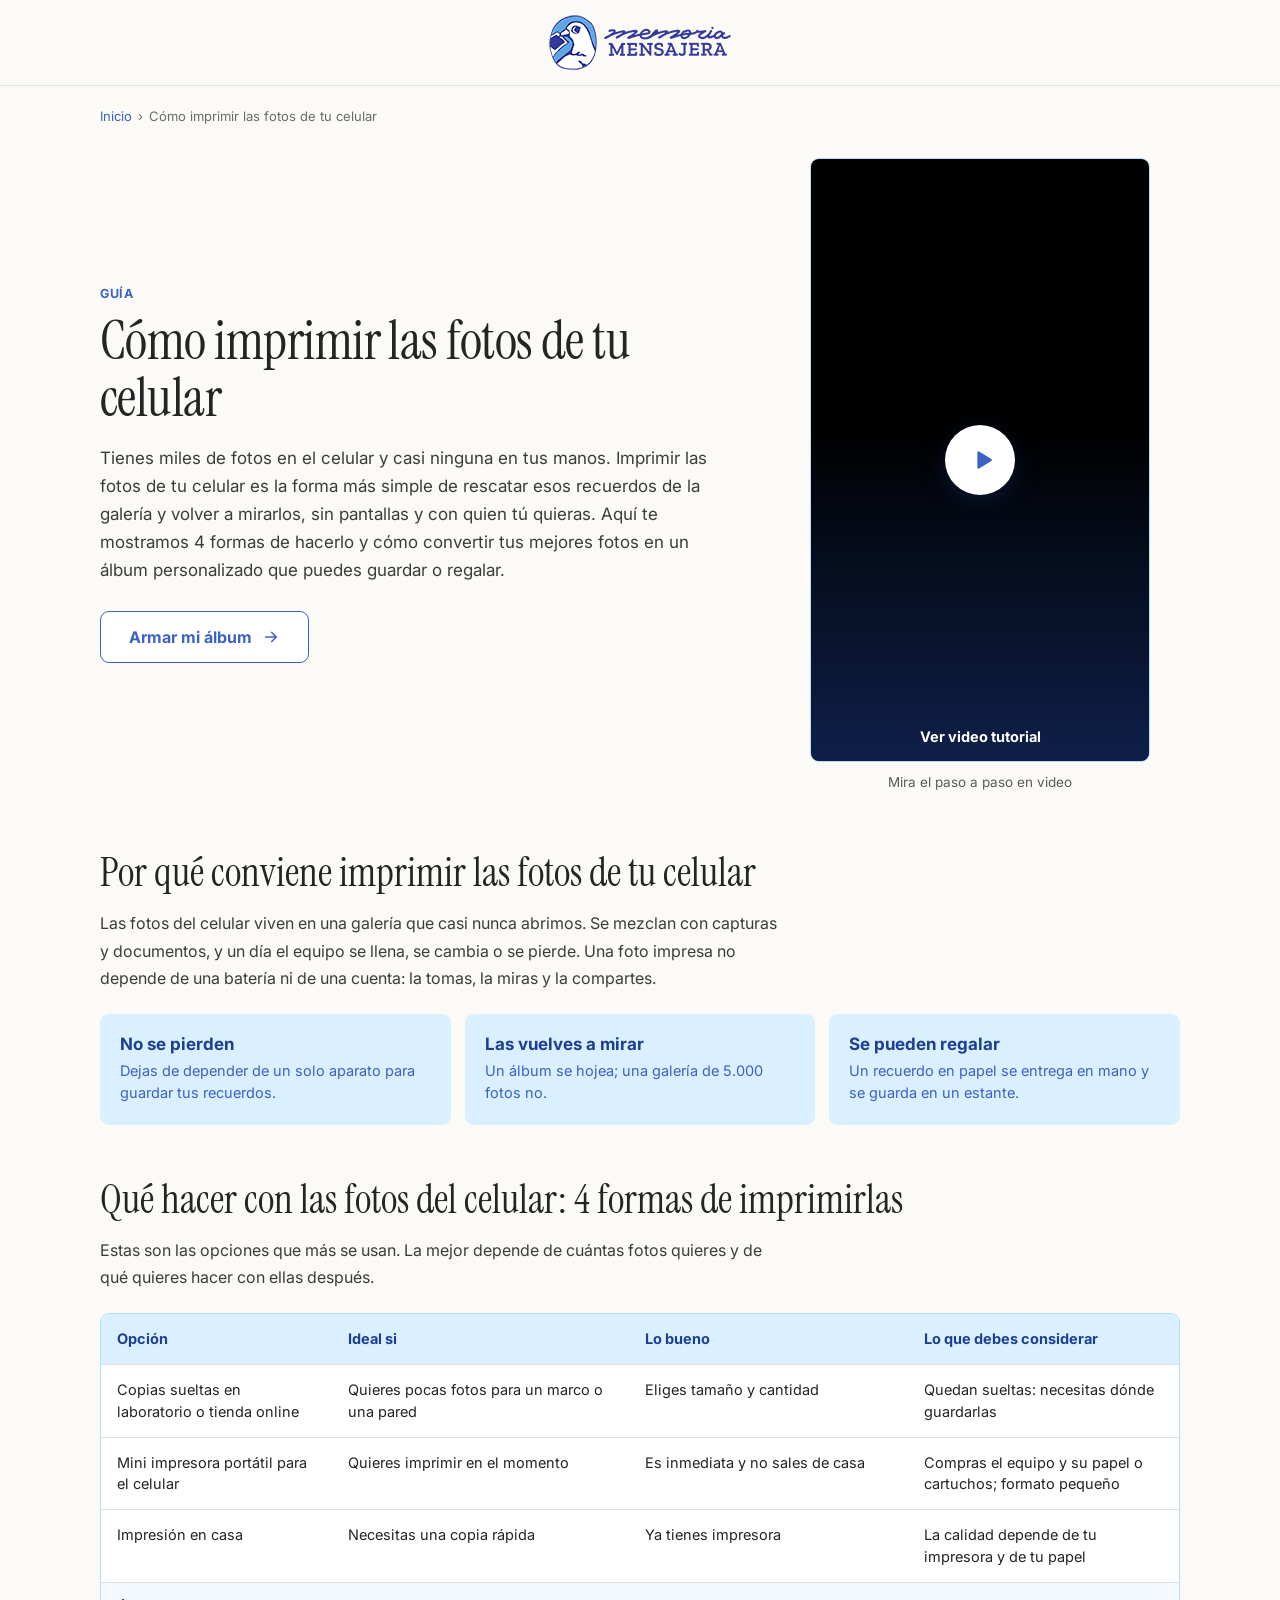
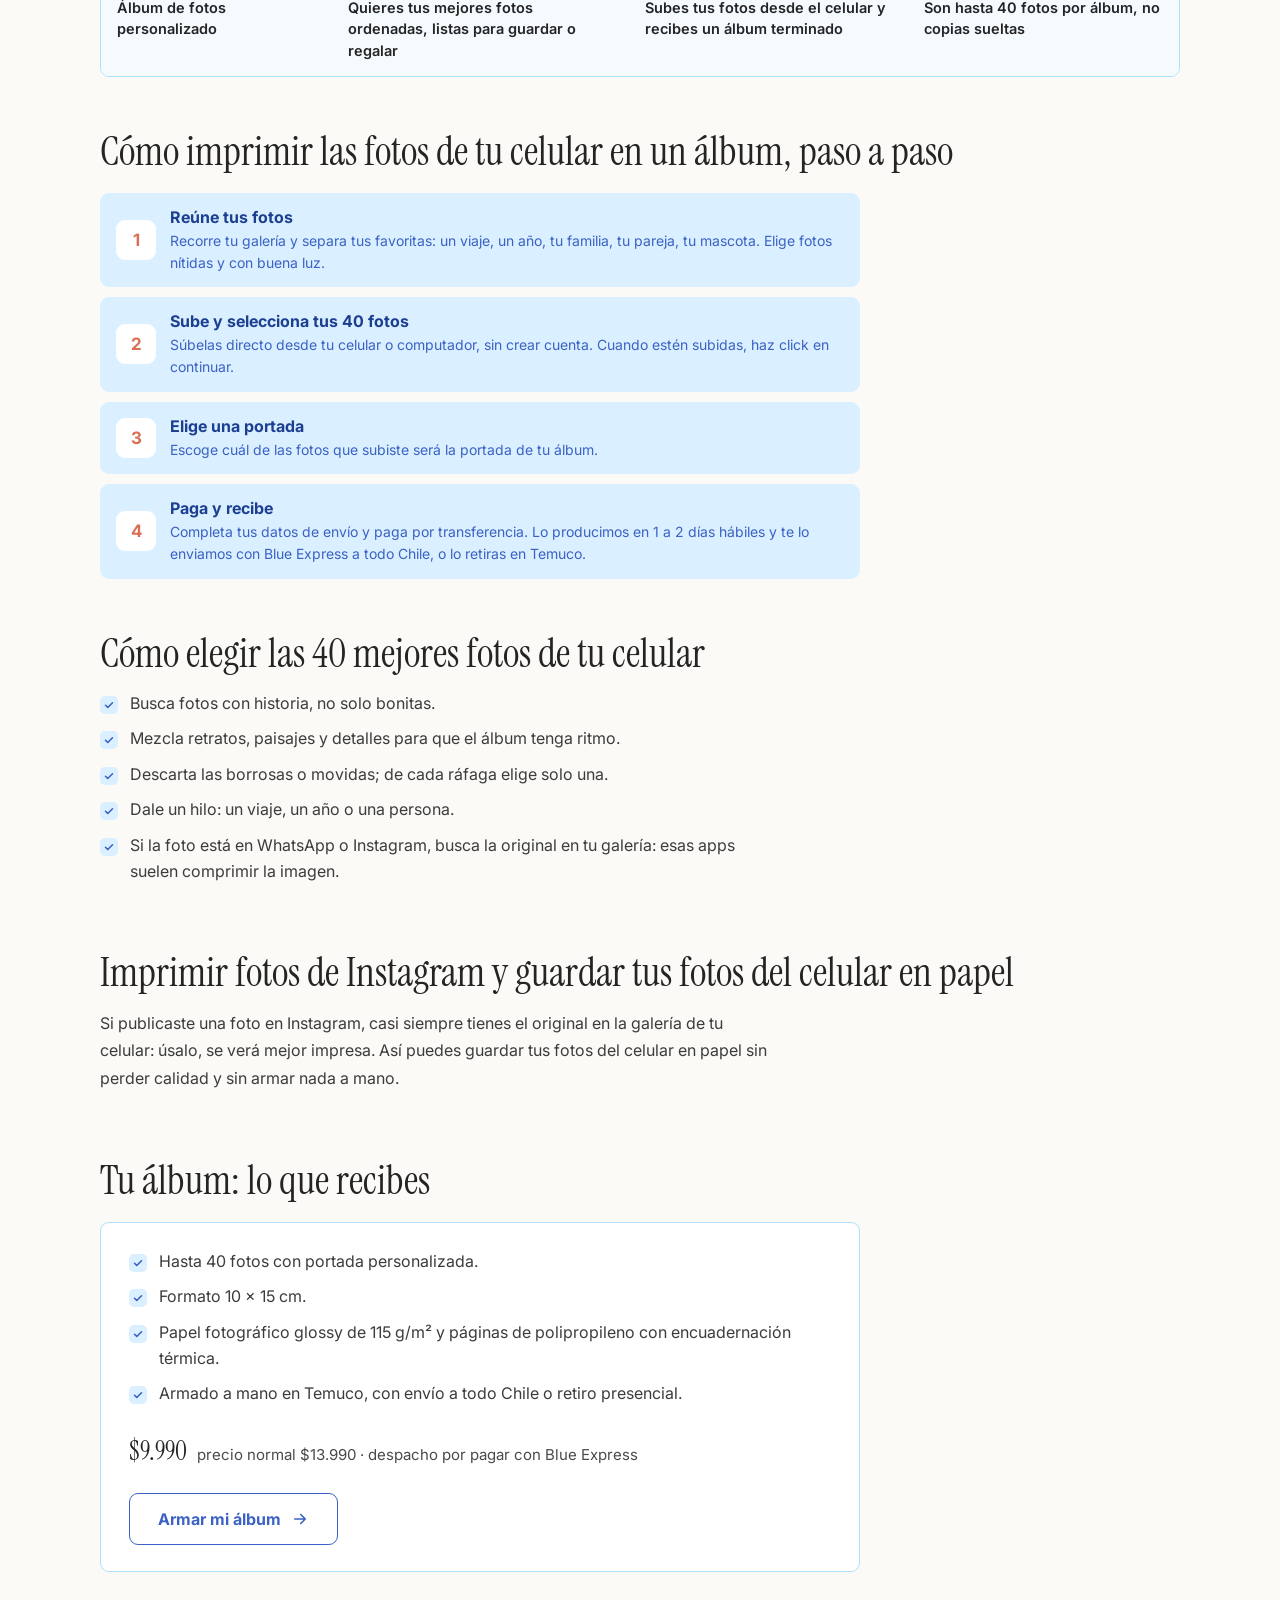
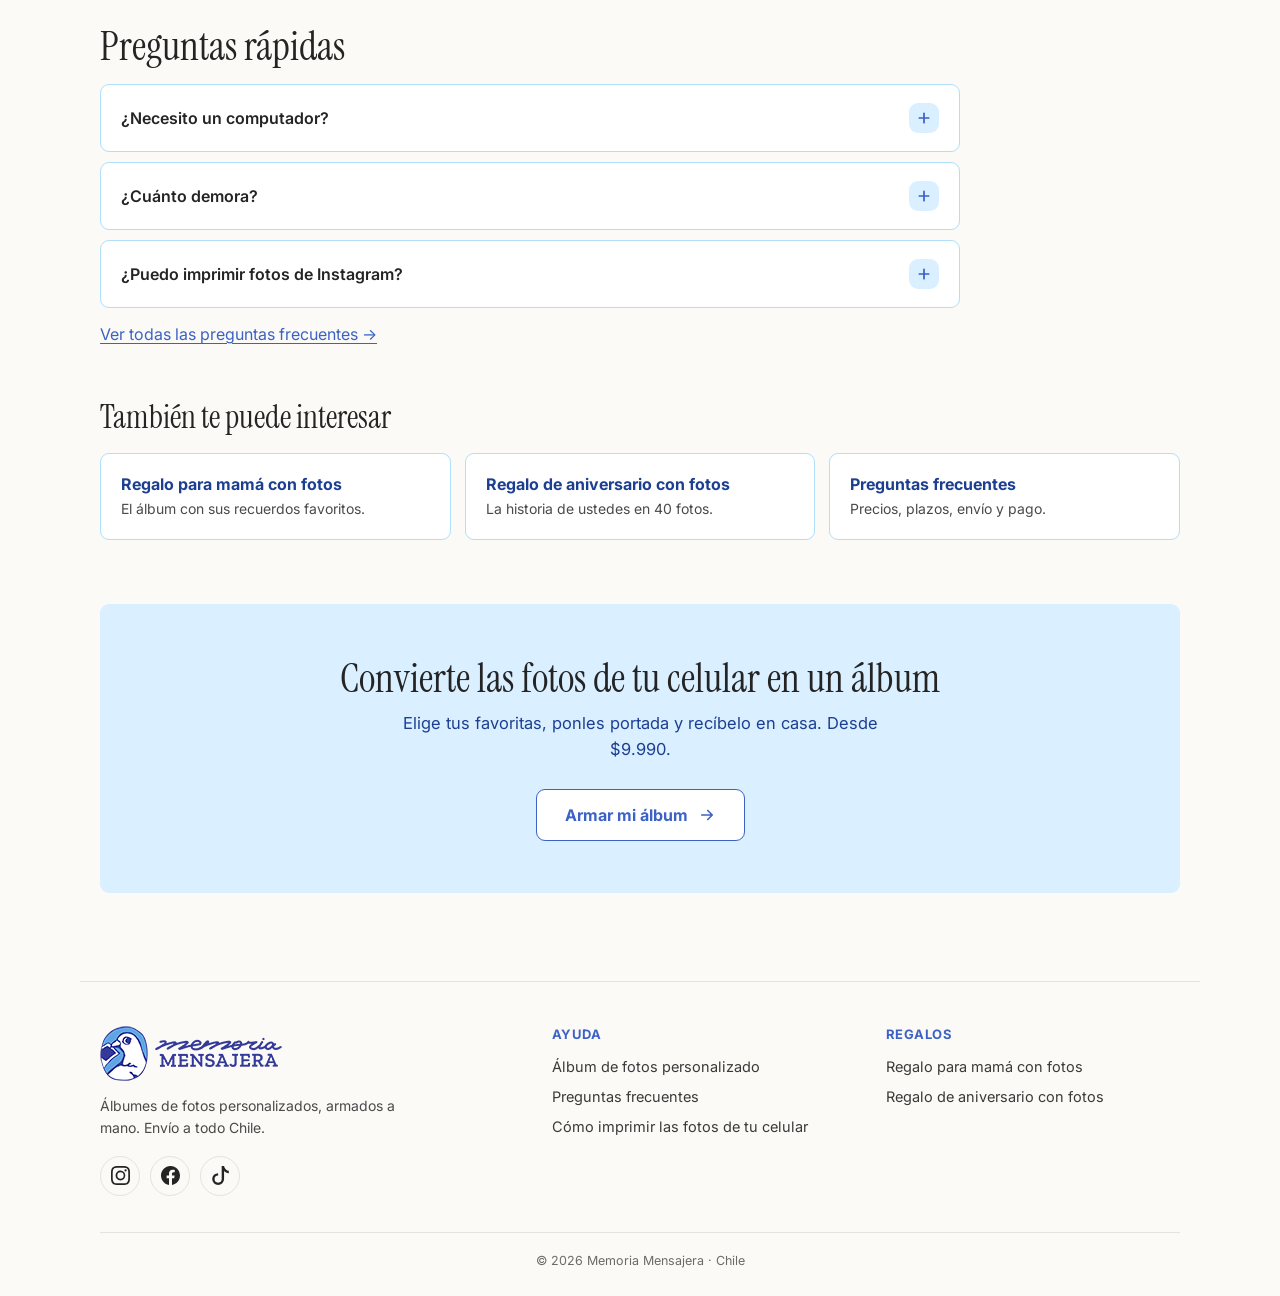
<file: como-imprimir-fotos-del-celular.html>
<!DOCTYPE html>
<html lang="es-CL">
<head>

  <script async src="https://www.googletagmanager.com/gtm.js?id=GTM-P8CBHQJ2"></script>
<script>
  window.dataLayer = window.dataLayer || [];
  function gtag(){dataLayer.push(arguments);}
  gtag('js', new Date());
</script>

<meta charset="UTF-8">

  <!-- Meta Pixel Code -->
  <script>
  !function(f,b,e,v,n,t,s)
  {if(f.fbq)return;n=f.fbq=function(){n.callMethod?
  n.callMethod.apply(n,arguments):n.queue.push(arguments)};
  if(!f._fbq)f._fbq=n;n.push=n;n.loaded=!0;n.version='2.0';
  n.queue=[];t=b.createElement(e);t.async=!0;
  t.src=v;s=b.getElementsByTagName(e)[0];
  s.parentNode.insertBefore(t,s)}(window, document,'script',
  'https://connect.facebook.net/en_US/fbevents.js');
  fbq('init', '1018330134644523');
  fbq('track', 'PageView');
  </script>
  <noscript><img height="1" width="1" style="display:none"
  src="https://www.facebook.com/tr?id=1018330134644523&ev=PageView&noscript=1"
  /></noscript>
  <!-- End Meta Pixel Code -->

  <!-- Verificacion de dominio -->
 <meta name="facebook-domain-verification" content="ohonpgk96kikj6r90w5prnerduw3ch" />
  <!-- fin de Verificacion de dominio -->

<meta name="viewport" content="width=device-width, initial-scale=1.0">
<title>Cómo imprimir las fotos de tu celular: guía y álbum</title>
<meta name="description" content="Cómo imprimir las fotos de tu celular sin computador ni filas: 4 formas de hacerlo y cómo armar un álbum de 40 fotos desde $9.990.">
<link rel="canonical" href="https://memoriamensajera.cl/como-imprimir-fotos-del-celular.html">
<meta property="og:type" content="website">
<meta property="og:locale" content="es_CL">
<meta property="og:site_name" content="Memoria Mensajera">
<meta property="og:title" content="Cómo imprimir las fotos de tu celular: guía y álbum">
<meta property="og:description" content="Cómo imprimir las fotos de tu celular sin computador ni filas: 4 formas de hacerlo y cómo armar un álbum de 40 fotos desde $9.990.">
<meta property="og:url" content="https://memoriamensajera.cl/como-imprimir-fotos-del-celular.html">
<meta property="og:image" content="https://memoriamensajera.cl/assets/img/album-1.webp">
<link rel="icon" type="image/svg+xml" href="favicon.svg">
<link rel="preconnect" href="https://fonts.googleapis.com">
<link href="https://fonts.googleapis.com/css2?family=Instrument+Serif:ital@0;1&family=Inter:wght@400;500;600;700;800&display=swap" rel="stylesheet">
<link rel="stylesheet" href="assets/css/pages.css">
<script type="application/ld+json">
{
  "@context": "https://schema.org",
  "@type": "BreadcrumbList",
  "itemListElement": [
    {
      "@type": "ListItem",
      "position": 1,
      "name": "Inicio",
      "item": "https://memoriamensajera.cl/"
    },
    {
      "@type": "ListItem",
      "position": 2,
      "name": "Cómo imprimir las fotos de tu celular",
      "item": "https://memoriamensajera.cl/como-imprimir-fotos-del-celular.html"
    }
  ]
}
</script>
</head>
<body>

<header class="site-header">
  <a href="index.html" class="logo"><img src="assets/img/logo.png" alt="Memoria Mensajera" width="182" height="55"></a>
</header>

<main class="page">
  <nav class="crumbs" aria-label="Migas de pan"><a href="index.html">Inicio</a><span aria-hidden="true">›</span><span>Cómo imprimir las fotos de tu celular</span></nav>
  <header class="hero">
    <div>
      <p class="eyebrow">Guía</p>
      <h1>Cómo imprimir las fotos de tu celular</h1>
      <p class="lead">Tienes miles de fotos en el celular y casi ninguna en tus manos. Imprimir las fotos de tu celular es la forma más simple de rescatar esos recuerdos de la galería y volver a mirarlos, sin pantallas y con quien tú quieras. Aquí te mostramos 4 formas de hacerlo y cómo convertir tus mejores fotos en un álbum personalizado que puedes guardar o regalar.</p>
      <a class="btn" href="index.html">Armar mi álbum <svg viewBox="0 0 24 24" fill="none" stroke="currentColor" stroke-width="2.2" stroke-linecap="round" stroke-linejoin="round" aria-hidden="true"><path d="M5 12h14M13 6l6 6-6 6"/></svg></a>
    </div>
    <div class="hero-media" id="howtoVideo" data-mp4="assets/img/video.mp4" data-webm="" data-poster="">
      <div class="video-box">
        <button type="button" class="video-facade" id="videoFacade" aria-label="Reproducir video tutorial: cómo imprimir tus fotos">
          <video class="video-preview" src="assets/img/video.mp4#t=0.001" preload="metadata" muted playsinline tabindex="-1" aria-hidden="true"></video>
          <span class="video-play" aria-hidden="true"><svg viewBox="0 0 24 24" fill="currentColor"><path d="M8 5.5v13a1 1 0 001.5.86l10.5-6.5a1 1 0 000-1.72L9.5 4.64A1 1 0 008 5.5z"/></svg></span>
          <span class="video-label">Ver video tutorial</span>
        </button>
      </div>
      <p class="video-soon" id="videoSoon" role="status" hidden>Video próximamente</p>
      <p class="video-caption">Mira el paso a paso en video</p>
    </div>
  </header>

  <section class="block prose" aria-labelledby="por-que">
    <h2 id="por-que">Por qué conviene imprimir las fotos de tu celular</h2>
    <p>Las fotos del celular viven en una galería que casi nunca abrimos. Se mezclan con capturas y documentos, y un día el equipo se llena, se cambia o se pierde. Una foto impresa no depende de una batería ni de una cuenta: la tomas, la miras y la compartes.</p>
    <div class="cards"><div class="card"><h3>No se pierden</h3><p>Dejas de depender de un solo aparato para guardar tus recuerdos.</p></div><div class="card"><h3>Las vuelves a mirar</h3><p>Un álbum se hojea; una galería de 5.000 fotos no.</p></div><div class="card"><h3>Se pueden regalar</h3><p>Un recuerdo en papel se entrega en mano y se guarda en un estante.</p></div></div>
  </section>

  <section class="block prose" aria-labelledby="formas">
    <h2 id="formas">Qué hacer con las fotos del celular: 4 formas de imprimirlas</h2>
    <p>Estas son las opciones que más se usan. La mejor depende de cuántas fotos quieres y de qué quieres hacer con ellas después.</p>
    <div class="table-wrap"><table><thead><tr><th>Opción</th><th>Ideal si</th><th>Lo bueno</th><th>Lo que debes considerar</th></tr></thead><tbody><tr><td>Copias sueltas en laboratorio o tienda online</td><td>Quieres pocas fotos para un marco o una pared</td><td>Eliges tamaño y cantidad</td><td>Quedan sueltas: necesitas dónde guardarlas</td></tr><tr><td>Mini impresora portátil para el celular</td><td>Quieres imprimir en el momento</td><td>Es inmediata y no sales de casa</td><td>Compras el equipo y su papel o cartuchos; formato pequeño</td></tr><tr><td>Impresión en casa</td><td>Necesitas una copia rápida</td><td>Ya tienes impresora</td><td>La calidad depende de tu impresora y de tu papel</td></tr><tr class="is-hl"><td>Álbum de fotos personalizado</td><td>Quieres tus mejores fotos ordenadas, listas para guardar o regalar</td><td>Subes tus fotos desde el celular y recibes un álbum terminado</td><td>Son hasta 40 fotos por álbum, no copias sueltas</td></tr></tbody></table></div>
  </section>

  <section class="block prose" aria-labelledby="pasos">
    <h2 id="pasos">Cómo imprimir las fotos de tu celular en un álbum, paso a paso</h2>
    <ol class="steps"><li><div><h3>Reúne tus fotos</h3><p>Recorre tu galería y separa tus favoritas: un viaje, un año, tu familia, tu pareja, tu mascota. Elige fotos nítidas y con buena luz.</p></div></li><li><div><h3>Sube y selecciona tus 40 fotos</h3><p>Súbelas directo desde tu celular o computador, sin crear cuenta. Cuando estén subidas, haz click en continuar.</p></div></li><li><div><h3>Elige una portada</h3><p>Escoge cuál de las fotos que subiste será la portada de tu álbum.</p></div></li><li><div><h3>Paga y recibe</h3><p>Completa tus datos de envío y paga por transferencia. Lo producimos en 1 a 2 días hábiles y te lo enviamos con Blue Express a todo Chile, o lo retiras en Temuco.</p></div></li></ol>
  </section>

  <section class="block prose" aria-labelledby="elegir">
    <h2 id="elegir">Cómo elegir las 40 mejores fotos de tu celular</h2>
    <ul class="ticks"><li>Busca fotos con historia, no solo bonitas.</li><li>Mezcla retratos, paisajes y detalles para que el álbum tenga ritmo.</li><li>Descarta las borrosas o movidas; de cada ráfaga elige solo una.</li><li>Dale un hilo: un viaje, un año o una persona.</li><li>Si la foto está en WhatsApp o Instagram, busca la original en tu galería: esas apps suelen comprimir la imagen.</li></ul>
  </section>

  <section class="block prose" aria-labelledby="instagram">
    <h2 id="instagram">Imprimir fotos de Instagram y guardar tus fotos del celular en papel</h2>
    <p>Si publicaste una foto en Instagram, casi siempre tienes el original en la galería de tu celular: úsalo, se verá mejor impresa. Así puedes guardar tus fotos del celular en papel sin perder calidad y sin armar nada a mano.</p>
  </section>

  <section class="block prose" aria-labelledby="recibes">
    <h2 id="recibes">Tu álbum: lo que recibes</h2>
    <div class="facts"><ul class="ticks"><li>Hasta 40 fotos con portada personalizada.</li><li>Formato 10 × 15 cm.</li><li>Papel fotográfico glossy de 115 g/m² y páginas de polipropileno con encuadernación térmica.</li><li>Armado a mano en Temuco, con envío a todo Chile o retiro presencial.</li></ul><p class="price"><strong>$9.990</strong> precio normal $13.990 · despacho por pagar con Blue Express</p><a class="btn" href="index.html">Armar mi álbum <svg viewBox="0 0 24 24" fill="none" stroke="currentColor" stroke-width="2.2" stroke-linecap="round" stroke-linejoin="round" aria-hidden="true"><path d="M5 12h14M13 6l6 6-6 6"/></svg></a></div>
  </section>

  <section class="block" aria-labelledby="rapidas">
    <h2 id="rapidas">Preguntas rápidas</h2>
    <div class="faq-list">
<details class="faq-item"><summary>¿Necesito un computador?</summary><div class="faq-body"><p>No. Puedes hacerlo todo desde tu celular: subir las fotos, elegir la portada y pagar.</p></div></details>
<details class="faq-item"><summary>¿Cuánto demora?</summary><div class="faq-body"><p>1 a 2 días hábiles de producción después de confirmar tu pago, más el tiempo de envío a tu ciudad.</p></div></details>
<details class="faq-item"><summary>¿Puedo imprimir fotos de Instagram?</summary><div class="faq-body"><p>Sí, con la foto original de tu galería. Si solo la tienes en Instagram, la calidad puede ser menor.</p></div></details>
    </div>
    <p class="prose" style="margin-top:16px"><a href="preguntas-frecuentes.html" style="color:var(--blue-deep)">Ver todas las preguntas frecuentes →</a></p>
  </section>

  <section class="related"><h2>También te puede interesar</h2><div class="related-grid"><a class="related-card" href="regalo-para-mama-con-fotos.html"><strong>Regalo para mamá con fotos</strong><span>El álbum con sus recuerdos favoritos.</span></a><a class="related-card" href="regalo-aniversario-pareja-con-fotos.html"><strong>Regalo de aniversario con fotos</strong><span>La historia de ustedes en 40 fotos.</span></a><a class="related-card" href="preguntas-frecuentes.html"><strong>Preguntas frecuentes</strong><span>Precios, plazos, envío y pago.</span></a></div></section>

  <section class="cta-final"><h2>Convierte las fotos de tu celular en un álbum</h2><p>Elige tus favoritas, ponles portada y recíbelo en casa. Desde $9.990.</p><a class="btn" href="index.html">Armar mi álbum <svg viewBox="0 0 24 24" fill="none" stroke="currentColor" stroke-width="2.2" stroke-linecap="round" stroke-linejoin="round" aria-hidden="true"><path d="M5 12h14M13 6l6 6-6 6"/></svg></a></section>
</main>

<footer class="site-footer">
  <div class="footer-grid">
    <div class="footer-brand">
      <img src="assets/img/logo.png" alt="Memoria Mensajera" width="182" height="55" loading="lazy">
      <p>Álbumes de fotos personalizados, armados a mano. Envío a todo Chile.</p>
      <div class="footer-social">
          <a href="https://www.instagram.com/memoriamensajera" target="_blank" rel="noopener" aria-label="Instagram de Memoria Mensajera"><svg viewBox="0 0 16 16" fill="currentColor" aria-hidden="true"><path d="M8 0C5.829 0 5.556.01 4.703.048 3.85.088 3.269.222 2.76.42a3.9 3.9 0 0 0-1.417.923A3.9 3.9 0 0 0 .42 2.76C.222 3.268.087 3.85.048 4.7.01 5.555 0 5.827 0 8.001c0 2.172.01 2.444.048 3.297.04.852.174 1.433.372 1.942.205.526.478.972.923 1.417.444.445.89.719 1.416.923.51.198 1.09.333 1.942.372C5.555 15.99 5.827 16 8 16s2.444-.01 3.298-.048c.851-.04 1.434-.174 1.943-.372a3.9 3.9 0 0 0 1.416-.923c.445-.445.718-.891.923-1.417.197-.509.332-1.09.372-1.942C15.99 10.445 16 10.173 16 8s-.01-2.445-.048-3.299c-.04-.851-.175-1.433-.372-1.941a3.9 3.9 0 0 0-.923-1.417A3.9 3.9 0 0 0 13.24.42c-.51-.198-1.092-.333-1.943-.372C10.443.01 10.172 0 7.998 0zm-.717 1.442h.718c2.136 0 2.389.007 3.232.046.78.035 1.204.166 1.486.275.373.145.64.319.92.599s.453.546.598.92c.11.281.24.705.275 1.485.039.843.047 1.096.047 3.231s-.008 2.389-.047 3.232c-.035.78-.166 1.203-.275 1.485a2.5 2.5 0 0 1-.599.919c-.28.28-.546.453-.92.598-.28.11-.704.24-1.485.276-.843.038-1.096.047-3.232.047s-2.39-.009-3.233-.047c-.78-.036-1.203-.166-1.485-.276a2.5 2.5 0 0 1-.92-.598 2.5 2.5 0 0 1-.6-.92c-.109-.281-.24-.705-.275-1.485-.038-.843-.046-1.096-.046-3.233s.008-2.388.046-3.231c.036-.78.166-1.204.276-1.486.145-.373.319-.64.599-.92s.546-.453.92-.598c.282-.11.705-.24 1.485-.276.738-.034 1.024-.044 2.515-.045zm4.988 1.328a.96.96 0 1 0 0 1.92.96.96 0 0 0 0-1.92m-4.27 1.122a4.109 4.109 0 1 0 0 8.217 4.109 4.109 0 0 0 0-8.217m0 1.441a2.667 2.667 0 1 1 0 5.334 2.667 2.667 0 0 1 0-5.334"/></svg></a>
          <a href="https://www.facebook.com/people/Memoria-Mensajera/61595749122579/" target="_blank" rel="noopener" aria-label="Facebook de Memoria Mensajera"><svg viewBox="0 0 16 16" fill="currentColor" aria-hidden="true"><path d="M16 8.049c0-4.446-3.582-8.05-8-8.05C3.58 0-.002 3.603-.002 8.05c0 4.017 2.926 7.347 6.75 7.951v-5.625h-2.03V8.05H6.75V6.275c0-2.017 1.195-3.131 3.022-3.131.876 0 1.791.157 1.791.157v1.98h-1.009c-.993 0-1.303.621-1.303 1.258v1.51h2.218l-.354 2.326H9.25V16c3.824-.604 6.75-3.934 6.75-7.951"/></svg></a>
          <a href="https://www.tiktok.com/@memoriamensajera" target="_blank" rel="noopener" aria-label="TikTok de Memoria Mensajera"><svg viewBox="0 0 16 16" fill="currentColor" aria-hidden="true"><path d="M9 0h1.98c.144.715.54 1.617 1.235 2.512C12.895 3.389 13.797 4 15 4v2c-1.753 0-3.07-.814-4-1.829V11a5 5 0 1 1-5-5v2a3 3 0 1 0 3 3z"/></svg></a>
        </div>
    </div>
    <nav class="footer-col" aria-label="Ayuda">
      <h3>Ayuda</h3>
      <ul>
        <li><a href="index.html">Álbum de fotos personalizado</a></li>
        <li><a href="preguntas-frecuentes.html">Preguntas frecuentes</a></li>
        <li><a href="como-imprimir-fotos-del-celular.html">Cómo imprimir las fotos de tu celular</a></li>
      </ul>
    </nav>
    <nav class="footer-col" aria-label="Regalos">
      <h3>Regalos</h3>
      <ul>
        <li><a href="regalo-para-mama-con-fotos.html">Regalo para mamá con fotos</a></li>
        <li><a href="regalo-aniversario-pareja-con-fotos.html">Regalo de aniversario con fotos</a></li>
      </ul>
    </nav>
  </div>
  <p class="footer-copy">© 2026 Memoria Mensajera · Chile</p>
</footer>
<script>
/* Video tutorial: portada -> click carga el video; luego click = pausa / play. */
(function () {
  var vbox = document.getElementById('howtoVideo');
  var facade = document.getElementById('videoFacade');
  var soon = document.getElementById('videoSoon');
  if (!vbox || !facade) return;
  var box = facade.parentNode, player = null;
  var LABEL = 'Reproducir video tutorial: cómo imprimir tus fotos';
  function setPlaying(on) {
    box.classList.toggle('is-playing', on);
    facade.setAttribute('aria-label', on ? 'Pausar video' : (player ? 'Reproducir video' : LABEL));
  }
  function reset() {
    if (player) player.remove();
    player = null;
    box.classList.remove('is-started', 'is-playing');
    facade.setAttribute('aria-label', LABEL);
  }
  function start() {
    var mp4 = (vbox.dataset.mp4 || '').trim();
    var webm = (vbox.dataset.webm || '').trim();
    if (!mp4 && !webm) { if (soon) soon.hidden = false; return; }
    var el = document.createElement('video');
    el.controls = true;
    el.setAttribute('controlslist', 'nodownload nofullscreen noplaybackrate');
    el.playsInline = true;
    el.preload = 'auto';
    el.disablePictureInPicture = true;
    if (vbox.dataset.poster) el.poster = vbox.dataset.poster;
    var sources = [[webm, 'video/webm'], [mp4, 'video/mp4']].filter(function (x) { return x[0]; });
    sources.forEach(function (x, i) {
      var so = document.createElement('source');
      so.src = x[0]; so.type = x[1];
      if (i === sources.length - 1) so.addEventListener('error', function () { reset(); if (soon) soon.hidden = false; });
      el.appendChild(so);
    });
    el.addEventListener('playing', function () { setPlaying(true); });
    el.addEventListener('pause', function () { setPlaying(false); });
    el.addEventListener('ended', function () { setPlaying(false); });
    box.insertBefore(el, facade);
    player = el;
    box.classList.add('is-started');
    var pr = el.play();
    if (pr && pr.catch) pr.catch(function () { setPlaying(false); });
  }
  facade.addEventListener('click', function () {
    if (!player) { start(); return; }
    if (player.paused || player.ended) { var pr = player.play(); if (pr && pr.catch) pr.catch(function () {}); }
    else player.pause();
  });
})();
</script>
</body>
</html>
</file>
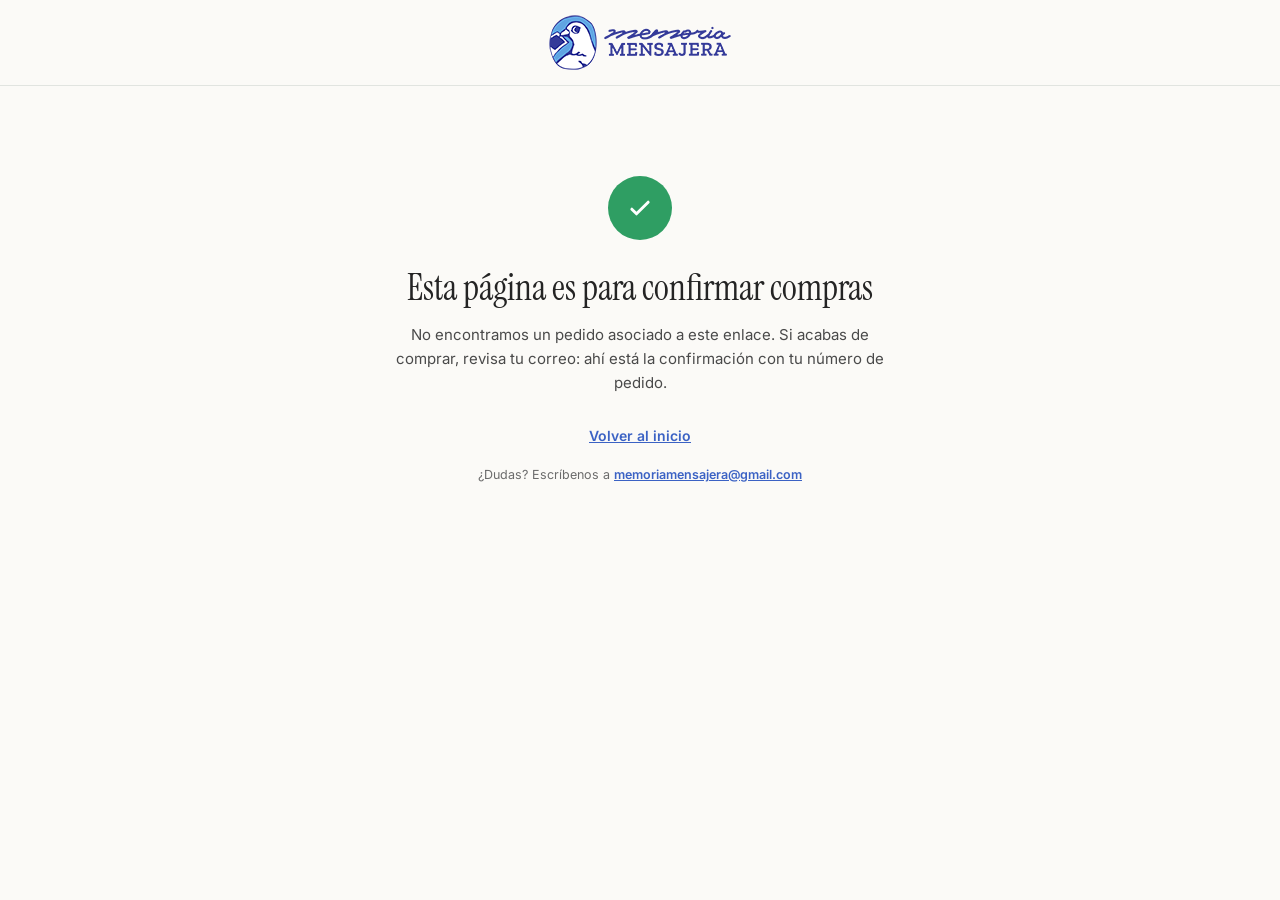
<file: gracias.html>
<!DOCTYPE html>
<html lang="es">
<head>

  <script async src="https://www.googletagmanager.com/gtm.js?id=GTM-P8CBHQJ2"></script>
<script>
  window.dataLayer = window.dataLayer || [];
  function gtag(){dataLayer.push(arguments);}
  gtag('js', new Date());
</script>
  
<meta charset="UTF-8">
<meta name="viewport" content="width=device-width, initial-scale=1.0">
<title>¡Pedido recibido! — Memoria Mensajera</title>
<meta name="description" content="Confirmación de tu pedido en Memoria Mensajera.">
<!-- Página privada de confirmación: que Google no la indexe. -->
<meta name="robots" content="noindex, nofollow">
<link rel="icon" type="image/svg+xml" href="favicon.svg">

<!-- Meta Pixel Code (el mismo que en index.html) -->
<script>
!function(f,b,e,v,n,t,s)
{if(f.fbq)return;n=f.fbq=function(){n.callMethod?
n.callMethod.apply(n,arguments):n.queue.push(arguments)};
if(!f._fbq)f._fbq=n;n.push=n;n.loaded=!0;n.version='2.0';
n.queue=[];t=b.createElement(e);t.async=!0;
t.src=v;s=b.getElementsByTagName(e)[0];
s.parentNode.insertBefore(t,s)}(window, document,'script',
'https://connect.facebook.net/en_US/fbevents.js');
fbq('init', '1018330134644523');
fbq('track', 'PageView');
</script>
<noscript><img height="1" width="1" style="display:none"
src="https://www.facebook.com/tr?id=1018330134644523&ev=PageView&noscript=1"
/></noscript>
<!-- End Meta Pixel Code -->

<link rel="preconnect" href="https://fonts.googleapis.com">
<link href="https://fonts.googleapis.com/css2?family=Instrument+Serif:ital@0;1&family=Inter:wght@400;500;600;700&display=swap" rel="stylesheet">
<style>
  :root{
    --blue-deep:#3B62C4;
    --blue-bg:#AEE0F9;
    --ink:#242424;
    --paper:#FBFAF7;
    --line:#E1E4E0;
    --success:#2F9E63;
  }
  *{box-sizing:border-box;}
  html,body{margin:0;padding:0;}
  body{
    background:var(--paper);
    color:var(--ink);
    font-family:'Inter',sans-serif;
    -webkit-font-smoothing:antialiased;
  }
  img{max-width:100%;display:block;}
  a{color:inherit;}

  .site-header{
    padding:15px 20px;
    border-bottom:1px solid var(--line);
    display:flex;
    justify-content:center;
  }
  .logo{display:inline-block;}
  .logo img{height:55px;width:auto;display:block;}

  main{max-width:1120px;margin:0 auto;padding:0 20px;}

  .confirm-wrap{max-width:520px;margin:0 auto;padding:90px 0;text-align:center;}
  .confirm-icon{
    width:64px;height:64px;border-radius:50%;background:var(--success);
    color:#fff;display:flex;align-items:center;justify-content:center;
    margin:0 auto 24px;
  }
  .confirm-title{font-family:'Instrument Serif',serif;font-size:36px;font-weight:400;margin:0 0 12px;}
  .confirm-text{font-size:15px;color:#4A4A4A;line-height:1.6;margin:0 0 6px;}
  .confirm-order{
    display:inline-block;margin:22px 0;font-size:13px;letter-spacing:.4px;
    background:#F3F2EC;padding:8px 16px;border-radius:99px;color:#5f5f5f;
  }
  .confirm-order strong{color:var(--ink);}
  .confirm-next{
    text-align:left;margin:10px auto 0;max-width:420px;
    border-top:1px solid var(--line);padding-top:18px;
  }
  .confirm-next h2{font-size:13px;font-weight:700;letter-spacing:.4px;text-transform:uppercase;color:var(--blue-deep);margin:0 0 10px;}
  .confirm-next ul{margin:0;padding-left:18px;font-size:14px;line-height:1.7;color:#4A4A4A;}
  .confirm-back{
    display:inline-block;margin-top:26px;font-size:14px;font-weight:600;
    color:var(--blue-deep);text-decoration:underline;
  }
  .confirm-help{margin-top:22px;font-size:12.5px;color:#6b6b6b;}
  .confirm-help a{color:var(--blue-deep);font-weight:600;}
  [hidden]{display:none !important;}
</style>
</head>
<body>

<header class="site-header">
  <a href="/" class="logo"><img src="assets/img/logo.png" alt="Memoria Mensajera" width="182" height="55"></a>
</header>

<main>
  <div class="confirm-wrap">
    <div class="confirm-icon">
      <svg width="28" height="28" viewBox="0 0 24 24" fill="none"><path d="M5 13l4 4L19 7" stroke="#fff" stroke-width="2.5" stroke-linecap="round" stroke-linejoin="round"/></svg>
    </div>

    <!-- Con pedido válido -->
    <div id="conPedido" hidden>
      <h1 class="confirm-title">¡Pedido recibido!</h1>
      <p class="confirm-text">Revisaremos tu comprobante y comenzaremos a preparar tu álbum.</p>
      <p class="confirm-text">Te enviaremos la confirmación a <strong id="confirmEmail">tu correo</strong>.</p>
      <div class="confirm-order">N.º de pedido <strong id="confirmOrderId">—</strong></div>

      <div class="confirm-next">
        <h2>Qué sigue</h2>
        <ul>
          <li>Verificamos tu transferencia a mano, así que puede tardar un poco.</li>
          <li>Producción: de 1 a 2 días hábiles una vez confirmado el pago.</li>
          <li>Te avisamos por correo en cada paso, hasta la entrega o el retiro.</li>
        </ul>
      </div>
    </div>

    <!-- Sin pedido (entrada directa a /gracias) -->
    <div id="sinPedido" hidden>
      <h1 class="confirm-title">Esta página es para confirmar compras</h1>
      <p class="confirm-text">No encontramos un pedido asociado a este enlace. Si acabas de comprar, revisa tu correo: ahí está la confirmación con tu número de pedido.</p>
    </div>

    <a class="confirm-back" href="/">Volver al inicio</a>
    <p class="confirm-help">¿Dudas? Escríbenos a <a href="mailto:memoriamensajera@gmail.com">memoriamensajera@gmail.com</a></p>
  </div>
</main>

<script>
(function () {
  'use strict';

  // El N.º de pedido llega en la URL (?pedido=260925-0050-7). Solo se acepta si tiene
  // ese formato exacto, así nadie puede meter texto raro en la página.
  var FORMATO_PEDIDO = /^\d{6}-\d{4}-\d$/;
  var params = new URLSearchParams(window.location.search);
  var pedido = params.get('pedido') || '';
  var valido = FORMATO_PEDIDO.test(pedido);

  // Datos que dejó index.html en esta pestaña (correo y total no van en la URL).
  var datos = null;
  try {
    var crudo = sessionStorage.getItem('mm_pedido');
    if (crudo) {
      var parsed = JSON.parse(crudo);
      if (parsed && parsed.pedido === pedido) datos = parsed;
    }
  } catch (e) {}

  if (!valido) {
    document.getElementById('sinPedido').hidden = false;
    return; // sin pedido válido NO se registra ninguna compra
  }

  document.getElementById('conPedido').hidden = false;
  document.getElementById('confirmOrderId').textContent = pedido;
  if (datos && datos.correo) {
    document.getElementById('confirmEmail').textContent = datos.correo;
  }

  // ---- Evento "Purchase" del Meta Pixel ----
  // Solo si venimos de una compra real (hay datos de esta pestaña) y solo una vez por
  // pedido: si el cliente recarga la página, no se cuenta otra venta.
  if (!datos || typeof window.fbq !== 'function') return;

  var CLAVE = 'mm_purchase_tracked';
  var yaContados = [];
  try { yaContados = JSON.parse(localStorage.getItem(CLAVE) || '[]'); } catch (e) {}
  if (yaContados.indexOf(pedido) !== -1) return;

  var total = Number(datos.total);
  if (!isFinite(total) || total <= 0) return;

  // eventID = N.º de pedido: Meta lo usa para no duplicar si algún día se envía
  // también desde el servidor.
  window.fbq('track', 'Purchase', {
    value: total,
    currency: 'CLP',
    num_items: Number(datos.cantidad) || 1,
    content_type: 'product',
    content_name: 'Álbum de 40 Fotos + Portada Personalizada'
  }, { eventID: pedido });

  yaContados.push(pedido);
  try { localStorage.setItem(CLAVE, JSON.stringify(yaContados.slice(-50))); } catch (e) {}
})();
</script>

</body>
</html>
</file>
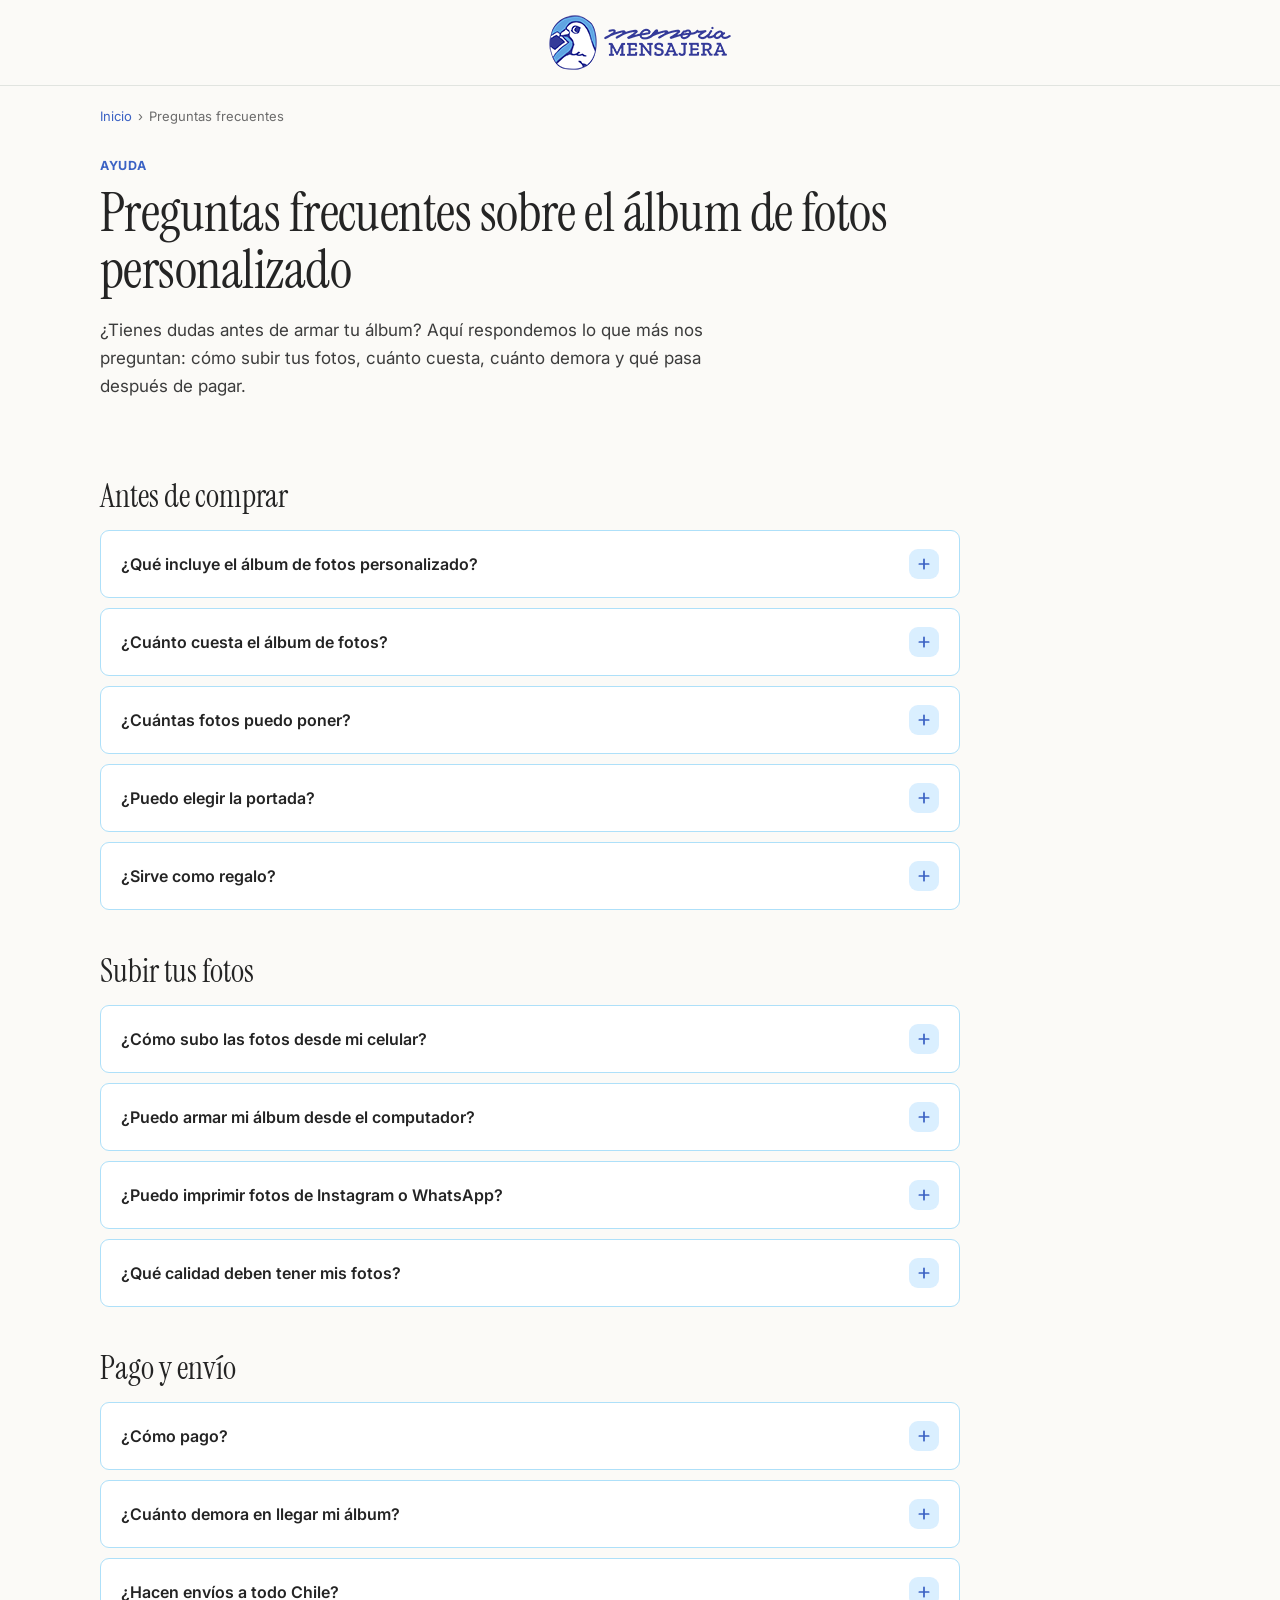
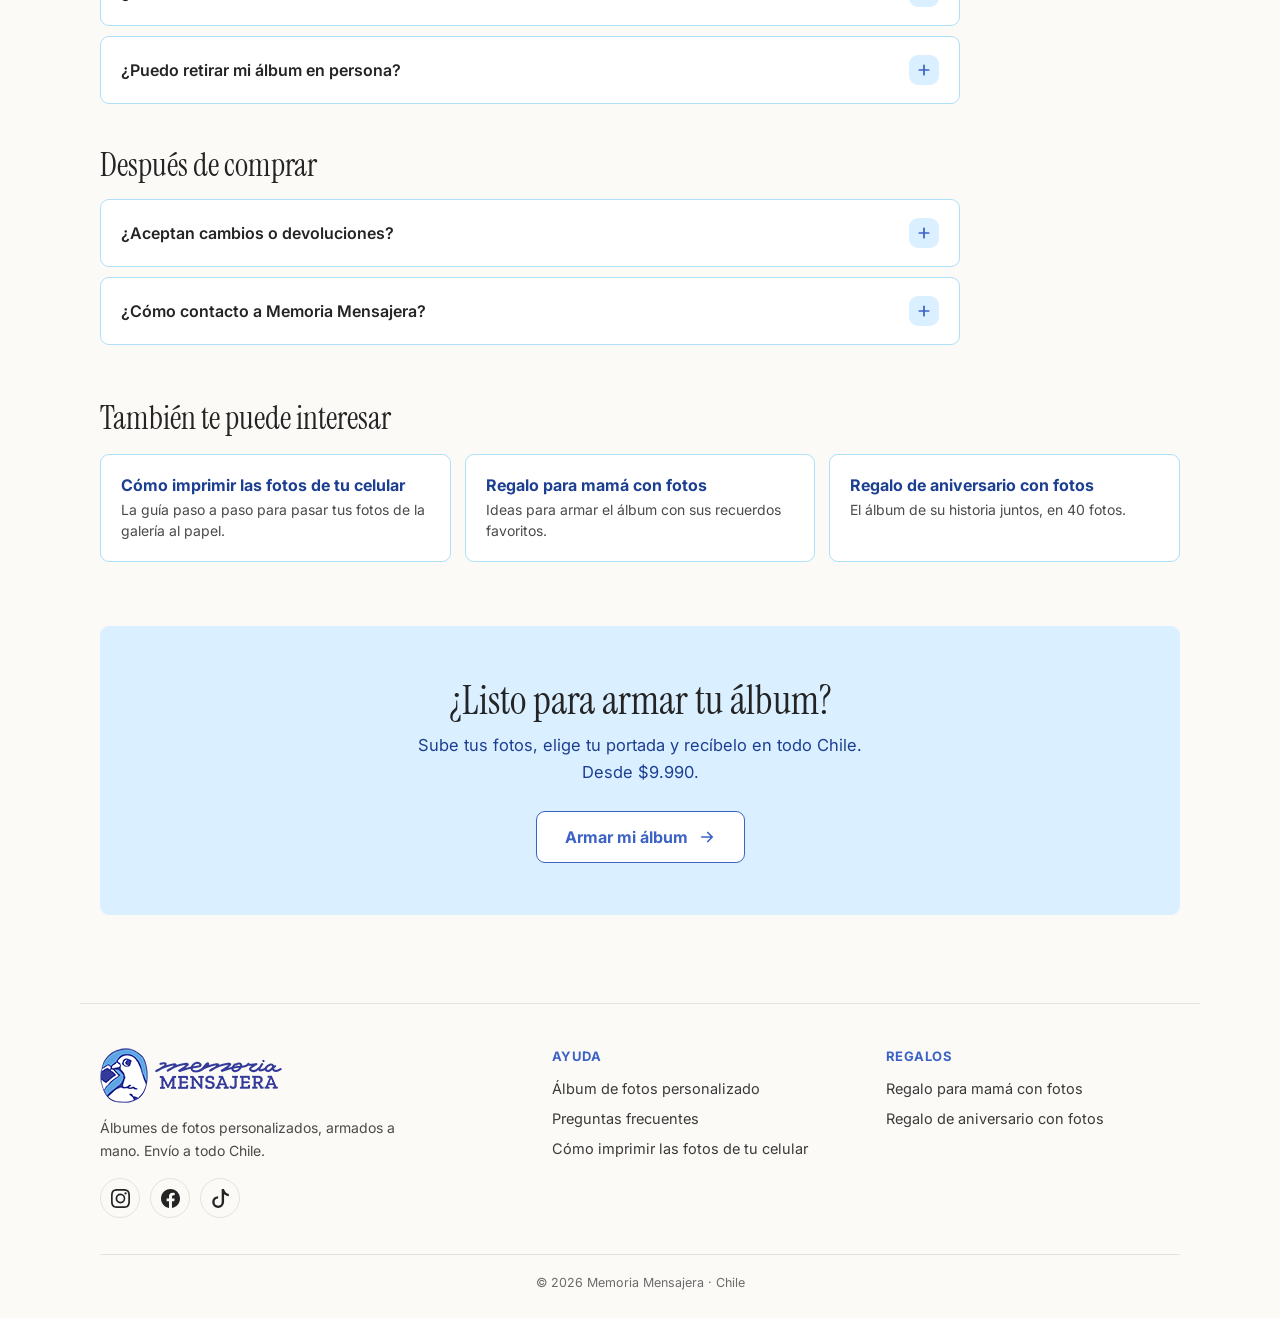
<file: preguntas-frecuentes.html>
<!DOCTYPE html>
<html lang="es-CL">
<head>

  <script async src="https://www.googletagmanager.com/gtm.js?id=GTM-P8CBHQJ2"></script>
<script>
  window.dataLayer = window.dataLayer || [];
  function gtag(){dataLayer.push(arguments);}
  gtag('js', new Date());
</script>

<meta charset="UTF-8">

  <!-- Meta Pixel Code -->
  <script>
  !function(f,b,e,v,n,t,s)
  {if(f.fbq)return;n=f.fbq=function(){n.callMethod?
  n.callMethod.apply(n,arguments):n.queue.push(arguments)};
  if(!f._fbq)f._fbq=n;n.push=n;n.loaded=!0;n.version='2.0';
  n.queue=[];t=b.createElement(e);t.async=!0;
  t.src=v;s=b.getElementsByTagName(e)[0];
  s.parentNode.insertBefore(t,s)}(window, document,'script',
  'https://connect.facebook.net/en_US/fbevents.js');
  fbq('init', '1018330134644523');
  fbq('track', 'PageView');
  </script>
  <noscript><img height="1" width="1" style="display:none"
  src="https://www.facebook.com/tr?id=1018330134644523&ev=PageView&noscript=1"
  /></noscript>
  <!-- End Meta Pixel Code -->

  <!-- Verificacion de dominio -->
 <meta name="facebook-domain-verification" content="ohonpgk96kikj6r90w5prnerduw3ch" />
  <!-- fin de Verificacion de dominio -->

<meta name="viewport" content="width=device-width, initial-scale=1.0">
<title>Preguntas frecuentes: álbum de fotos personalizado</title>
<meta name="description" content="Resuelve tus dudas sobre el álbum de fotos personalizado de 40 fotos: cómo subir tus fotos, plazos, envío a todo Chile y retiro en Temuco.">
<link rel="canonical" href="https://memoriamensajera.cl/preguntas-frecuentes.html">
<meta property="og:type" content="website">
<meta property="og:locale" content="es_CL">
<meta property="og:site_name" content="Memoria Mensajera">
<meta property="og:title" content="Preguntas frecuentes: álbum de fotos personalizado">
<meta property="og:description" content="Resuelve tus dudas sobre el álbum de fotos personalizado de 40 fotos: cómo subir tus fotos, plazos, envío a todo Chile y retiro en Temuco.">
<meta property="og:url" content="https://memoriamensajera.cl/preguntas-frecuentes.html">
<meta property="og:image" content="https://memoriamensajera.cl/assets/img/album-1.webp">
<link rel="icon" type="image/svg+xml" href="favicon.svg">
<link rel="preconnect" href="https://fonts.googleapis.com">
<link href="https://fonts.googleapis.com/css2?family=Instrument+Serif:ital@0;1&family=Inter:wght@400;500;600;700;800&display=swap" rel="stylesheet">
<link rel="stylesheet" href="assets/css/pages.css">
<script type="application/ld+json">
{
  "@context": "https://schema.org",
  "@type": "BreadcrumbList",
  "itemListElement": [
    {
      "@type": "ListItem",
      "position": 1,
      "name": "Inicio",
      "item": "https://memoriamensajera.cl/"
    },
    {
      "@type": "ListItem",
      "position": 2,
      "name": "Preguntas frecuentes",
      "item": "https://memoriamensajera.cl/preguntas-frecuentes.html"
    }
  ]
}
</script>
<script type="application/ld+json">
{
  "@context": "https://schema.org",
  "@type": "FAQPage",
  "mainEntity": [
    {
      "@type": "Question",
      "name": "¿Qué incluye el álbum de fotos personalizado?",
      "acceptedAnswer": {
        "@type": "Answer",
        "text": "Un álbum de formato 10 × 15 cm con hasta 40 fotos impresas en papel fotográfico glossy de alta resolución (115 g/m²), páginas de polipropileno con encuadernación térmica y una portada personalizada con una de tus fotos. Lo armamos a mano en Temuco."
      }
    },
    {
      "@type": "Question",
      "name": "¿Cuánto cuesta el álbum de fotos?",
      "acceptedAnswer": {
        "@type": "Answer",
        "text": "$9.990 (precio normal $13.990). El despacho se paga aparte: lo cobra Blue Express al recibir el álbum."
      }
    },
    {
      "@type": "Question",
      "name": "¿Cuántas fotos puedo poner?",
      "acceptedAnswer": {
        "@type": "Answer",
        "text": "Puedes elegir hasta 40 fotos."
      }
    },
    {
      "@type": "Question",
      "name": "¿Puedo elegir la portada?",
      "acceptedAnswer": {
        "@type": "Answer",
        "text": "Sí. Después de subir tus fotos eliges cuál de ellas será la portada de tu álbum."
      }
    },
    {
      "@type": "Question",
      "name": "¿Sirve como regalo?",
      "acceptedAnswer": {
        "@type": "Answer",
        "text": "Sí, es uno de sus usos más comunes. Mira ideas en regalo para mamá con fotos y en regalo de aniversario con fotos."
      }
    },
    {
      "@type": "Question",
      "name": "¿Cómo subo las fotos desde mi celular?",
      "acceptedAnswer": {
        "@type": "Answer",
        "text": "Entras a la tienda desde tu celular, subes las fotos directo desde la galería (iPhone o Android), eliges las que van en tu álbum y haces click en continuar. No necesitas crear una cuenta. El paso a paso está en cómo imprimir las fotos de tu celular."
      }
    },
    {
      "@type": "Question",
      "name": "¿Puedo armar mi álbum desde el computador?",
      "acceptedAnswer": {
        "@type": "Answer",
        "text": "Sí. Funciona igual desde el celular o desde el computador: subes las fotos, eliges la portada y completas tus datos."
      }
    },
    {
      "@type": "Question",
      "name": "¿Puedo imprimir fotos de Instagram o WhatsApp?",
      "acceptedAnswer": {
        "@type": "Answer",
        "text": "Sí, siempre que las tengas guardadas en la galería de tu celular. Estas apps suelen comprimir las imágenes: si tienes la foto original, úsala, porque se verá mejor impresa."
      }
    },
    {
      "@type": "Question",
      "name": "¿Qué calidad deben tener mis fotos?",
      "acceptedAnswer": {
        "@type": "Answer",
        "text": "Cuanto más nítidas, mejor. Usa las fotos originales de tu galería y evita capturas de pantalla o fotos reenviadas muchas veces, porque pierden calidad."
      }
    },
    {
      "@type": "Question",
      "name": "¿Cómo pago?",
      "acceptedAnswer": {
        "@type": "Answer",
        "text": "Por transferencia bancaria. En el último paso subes el comprobante de tu pago y nosotros lo confirmamos."
      }
    },
    {
      "@type": "Question",
      "name": "¿Cuánto demora en llegar mi álbum?",
      "acceptedAnswer": {
        "@type": "Answer",
        "text": "Producimos tu álbum en 1 a 2 días hábiles después de confirmar el pago. Luego, el tiempo de envío depende de tu ciudad."
      }
    },
    {
      "@type": "Question",
      "name": "¿Hacen envíos a todo Chile?",
      "acceptedAnswer": {
        "@type": "Answer",
        "text": "Sí, con Blue Express: a tu domicilio o a un Punto Blue Express cercano. En ambos casos el despacho es por pagar: lo pagas al recibir o al retirar."
      }
    },
    {
      "@type": "Question",
      "name": "¿Puedo retirar mi álbum en persona?",
      "acceptedAnswer": {
        "@type": "Answer",
        "text": "Sí, hay retiro presencial en Temuco, sector El Carmen, sin costo."
      }
    },
    {
      "@type": "Question",
      "name": "¿Aceptan cambios o devoluciones?",
      "acceptedAnswer": {
        "@type": "Answer",
        "text": "Como cada álbum se hace a pedido con tus fotos, no aceptamos cambios ni devoluciones. Por eso, antes de pagar revisa bien tus fotos y tu portada."
      }
    },
    {
      "@type": "Question",
      "name": "¿Cómo contacto a Memoria Mensajera?",
      "acceptedAnswer": {
        "@type": "Answer",
        "text": "Escríbenos a memoriamensajera@gmail.com y te respondemos."
      }
    }
  ]
}
</script>
</head>
<body>

<header class="site-header">
  <a href="index.html" class="logo"><img src="assets/img/logo.png" alt="Memoria Mensajera" width="182" height="55"></a>
</header>

<main class="page">
  <nav class="crumbs" aria-label="Migas de pan"><a href="index.html">Inicio</a><span aria-hidden="true">›</span><span>Preguntas frecuentes</span></nav>
  <header class="hero no-media">
    <div>
      <p class="eyebrow">Ayuda</p>
      <h1>Preguntas frecuentes sobre el álbum de fotos personalizado</h1>
      <p class="lead">¿Tienes dudas antes de armar tu álbum? Aquí respondemos lo que más nos preguntan: cómo subir tus fotos, cuánto cuesta, cuánto demora y qué pasa después de pagar.</p>
    </div>
  </header>
  <section class="faq-group" aria-labelledby="g0"><h2 id="g0">Antes de comprar</h2><div class="faq-list">
<details class="faq-item"><summary>¿Qué incluye el álbum de fotos personalizado?</summary><div class="faq-body"><p>Un álbum de formato 10 × 15 cm con hasta 40 fotos impresas en papel fotográfico glossy de alta resolución (115 g/m²), páginas de polipropileno con encuadernación térmica y una portada personalizada con una de tus fotos. Lo armamos a mano en Temuco.</p></div></details>
<details class="faq-item"><summary>¿Cuánto cuesta el álbum de fotos?</summary><div class="faq-body"><p>$9.990 (precio normal $13.990). El despacho se paga aparte: lo cobra Blue Express al recibir el álbum.</p></div></details>
<details class="faq-item"><summary>¿Cuántas fotos puedo poner?</summary><div class="faq-body"><p>Puedes elegir hasta 40 fotos.</p></div></details>
<details class="faq-item"><summary>¿Puedo elegir la portada?</summary><div class="faq-body"><p>Sí. Después de subir tus fotos eliges cuál de ellas será la portada de tu álbum.</p></div></details>
<details class="faq-item"><summary>¿Sirve como regalo?</summary><div class="faq-body"><p>Sí, es uno de sus usos más comunes. Mira ideas en <a href="regalo-para-mama-con-fotos.html">regalo para mamá con fotos</a> y en <a href="regalo-aniversario-pareja-con-fotos.html">regalo de aniversario con fotos</a>.</p></div></details>
</div></section>
  <section class="faq-group" aria-labelledby="g1"><h2 id="g1">Subir tus fotos</h2><div class="faq-list">
<details class="faq-item"><summary>¿Cómo subo las fotos desde mi celular?</summary><div class="faq-body"><p>Entras a la tienda desde tu celular, subes las fotos directo desde la galería (iPhone o Android), eliges las que van en tu álbum y haces click en continuar. No necesitas crear una cuenta. El paso a paso está en <a href="como-imprimir-fotos-del-celular.html">cómo imprimir las fotos de tu celular</a>.</p></div></details>
<details class="faq-item"><summary>¿Puedo armar mi álbum desde el computador?</summary><div class="faq-body"><p>Sí. Funciona igual desde el celular o desde el computador: subes las fotos, eliges la portada y completas tus datos.</p></div></details>
<details class="faq-item"><summary>¿Puedo imprimir fotos de Instagram o WhatsApp?</summary><div class="faq-body"><p>Sí, siempre que las tengas guardadas en la galería de tu celular. Estas apps suelen comprimir las imágenes: si tienes la foto original, úsala, porque se verá mejor impresa.</p></div></details>
<details class="faq-item"><summary>¿Qué calidad deben tener mis fotos?</summary><div class="faq-body"><p>Cuanto más nítidas, mejor. Usa las fotos originales de tu galería y evita capturas de pantalla o fotos reenviadas muchas veces, porque pierden calidad.</p></div></details>
</div></section>
  <section class="faq-group" aria-labelledby="g2"><h2 id="g2">Pago y envío</h2><div class="faq-list">
<details class="faq-item"><summary>¿Cómo pago?</summary><div class="faq-body"><p>Por transferencia bancaria. En el último paso subes el comprobante de tu pago y nosotros lo confirmamos.</p></div></details>
<details class="faq-item"><summary>¿Cuánto demora en llegar mi álbum?</summary><div class="faq-body"><p>Producimos tu álbum en 1 a 2 días hábiles después de confirmar el pago. Luego, el tiempo de envío depende de tu ciudad.</p></div></details>
<details class="faq-item"><summary>¿Hacen envíos a todo Chile?</summary><div class="faq-body"><p>Sí, con Blue Express: a tu domicilio o a un Punto Blue Express cercano. En ambos casos el despacho es por pagar: lo pagas al recibir o al retirar.</p></div></details>
<details class="faq-item"><summary>¿Puedo retirar mi álbum en persona?</summary><div class="faq-body"><p>Sí, hay retiro presencial en Temuco, sector El Carmen, sin costo.</p></div></details>
</div></section>
  <section class="faq-group" aria-labelledby="g3"><h2 id="g3">Después de comprar</h2><div class="faq-list">
<details class="faq-item"><summary>¿Aceptan cambios o devoluciones?</summary><div class="faq-body"><p>Como cada álbum se hace a pedido con tus fotos, no aceptamos cambios ni devoluciones. Por eso, antes de pagar revisa bien tus fotos y tu portada.</p></div></details>
<details class="faq-item"><summary>¿Cómo contacto a Memoria Mensajera?</summary><div class="faq-body"><p>Escríbenos a <a href="mailto:memoriamensajera@gmail.com">memoriamensajera@gmail.com</a> y te respondemos.</p></div></details>
</div></section>
<section class="related"><h2>También te puede interesar</h2><div class="related-grid"><a class="related-card" href="como-imprimir-fotos-del-celular.html"><strong>Cómo imprimir las fotos de tu celular</strong><span>La guía paso a paso para pasar tus fotos de la galería al papel.</span></a><a class="related-card" href="regalo-para-mama-con-fotos.html"><strong>Regalo para mamá con fotos</strong><span>Ideas para armar el álbum con sus recuerdos favoritos.</span></a><a class="related-card" href="regalo-aniversario-pareja-con-fotos.html"><strong>Regalo de aniversario con fotos</strong><span>El álbum de su historia juntos, en 40 fotos.</span></a></div></section>
  <section class="cta-final"><h2>¿Listo para armar tu álbum?</h2><p>Sube tus fotos, elige tu portada y recíbelo en todo Chile. Desde $9.990.</p><a class="btn" href="index.html">Armar mi álbum <svg viewBox="0 0 24 24" fill="none" stroke="currentColor" stroke-width="2.2" stroke-linecap="round" stroke-linejoin="round" aria-hidden="true"><path d="M5 12h14M13 6l6 6-6 6"/></svg></a></section>
</main>

<footer class="site-footer">
  <div class="footer-grid">
    <div class="footer-brand">
      <img src="assets/img/logo.png" alt="Memoria Mensajera" width="182" height="55" loading="lazy">
      <p>Álbumes de fotos personalizados, armados a mano. Envío a todo Chile.</p>
      <div class="footer-social">
          <a href="https://www.instagram.com/memoriamensajera" target="_blank" rel="noopener" aria-label="Instagram de Memoria Mensajera"><svg viewBox="0 0 16 16" fill="currentColor" aria-hidden="true"><path d="M8 0C5.829 0 5.556.01 4.703.048 3.85.088 3.269.222 2.76.42a3.9 3.9 0 0 0-1.417.923A3.9 3.9 0 0 0 .42 2.76C.222 3.268.087 3.85.048 4.7.01 5.555 0 5.827 0 8.001c0 2.172.01 2.444.048 3.297.04.852.174 1.433.372 1.942.205.526.478.972.923 1.417.444.445.89.719 1.416.923.51.198 1.09.333 1.942.372C5.555 15.99 5.827 16 8 16s2.444-.01 3.298-.048c.851-.04 1.434-.174 1.943-.372a3.9 3.9 0 0 0 1.416-.923c.445-.445.718-.891.923-1.417.197-.509.332-1.09.372-1.942C15.99 10.445 16 10.173 16 8s-.01-2.445-.048-3.299c-.04-.851-.175-1.433-.372-1.941a3.9 3.9 0 0 0-.923-1.417A3.9 3.9 0 0 0 13.24.42c-.51-.198-1.092-.333-1.943-.372C10.443.01 10.172 0 7.998 0zm-.717 1.442h.718c2.136 0 2.389.007 3.232.046.78.035 1.204.166 1.486.275.373.145.64.319.92.599s.453.546.598.92c.11.281.24.705.275 1.485.039.843.047 1.096.047 3.231s-.008 2.389-.047 3.232c-.035.78-.166 1.203-.275 1.485a2.5 2.5 0 0 1-.599.919c-.28.28-.546.453-.92.598-.28.11-.704.24-1.485.276-.843.038-1.096.047-3.232.047s-2.39-.009-3.233-.047c-.78-.036-1.203-.166-1.485-.276a2.5 2.5 0 0 1-.92-.598 2.5 2.5 0 0 1-.6-.92c-.109-.281-.24-.705-.275-1.485-.038-.843-.046-1.096-.046-3.233s.008-2.388.046-3.231c.036-.78.166-1.204.276-1.486.145-.373.319-.64.599-.92s.546-.453.92-.598c.282-.11.705-.24 1.485-.276.738-.034 1.024-.044 2.515-.045zm4.988 1.328a.96.96 0 1 0 0 1.92.96.96 0 0 0 0-1.92m-4.27 1.122a4.109 4.109 0 1 0 0 8.217 4.109 4.109 0 0 0 0-8.217m0 1.441a2.667 2.667 0 1 1 0 5.334 2.667 2.667 0 0 1 0-5.334"/></svg></a>
          <a href="https://www.facebook.com/people/Memoria-Mensajera/61595749122579/" target="_blank" rel="noopener" aria-label="Facebook de Memoria Mensajera"><svg viewBox="0 0 16 16" fill="currentColor" aria-hidden="true"><path d="M16 8.049c0-4.446-3.582-8.05-8-8.05C3.58 0-.002 3.603-.002 8.05c0 4.017 2.926 7.347 6.75 7.951v-5.625h-2.03V8.05H6.75V6.275c0-2.017 1.195-3.131 3.022-3.131.876 0 1.791.157 1.791.157v1.98h-1.009c-.993 0-1.303.621-1.303 1.258v1.51h2.218l-.354 2.326H9.25V16c3.824-.604 6.75-3.934 6.75-7.951"/></svg></a>
          <a href="https://www.tiktok.com/@memoriamensajera" target="_blank" rel="noopener" aria-label="TikTok de Memoria Mensajera"><svg viewBox="0 0 16 16" fill="currentColor" aria-hidden="true"><path d="M9 0h1.98c.144.715.54 1.617 1.235 2.512C12.895 3.389 13.797 4 15 4v2c-1.753 0-3.07-.814-4-1.829V11a5 5 0 1 1-5-5v2a3 3 0 1 0 3 3z"/></svg></a>
        </div>
    </div>
    <nav class="footer-col" aria-label="Ayuda">
      <h3>Ayuda</h3>
      <ul>
        <li><a href="index.html">Álbum de fotos personalizado</a></li>
        <li><a href="preguntas-frecuentes.html">Preguntas frecuentes</a></li>
        <li><a href="como-imprimir-fotos-del-celular.html">Cómo imprimir las fotos de tu celular</a></li>
      </ul>
    </nav>
    <nav class="footer-col" aria-label="Regalos">
      <h3>Regalos</h3>
      <ul>
        <li><a href="regalo-para-mama-con-fotos.html">Regalo para mamá con fotos</a></li>
        <li><a href="regalo-aniversario-pareja-con-fotos.html">Regalo de aniversario con fotos</a></li>
      </ul>
    </nav>
  </div>
  <p class="footer-copy">© 2026 Memoria Mensajera · Chile</p>
</footer>
</body>
</html>
</file>
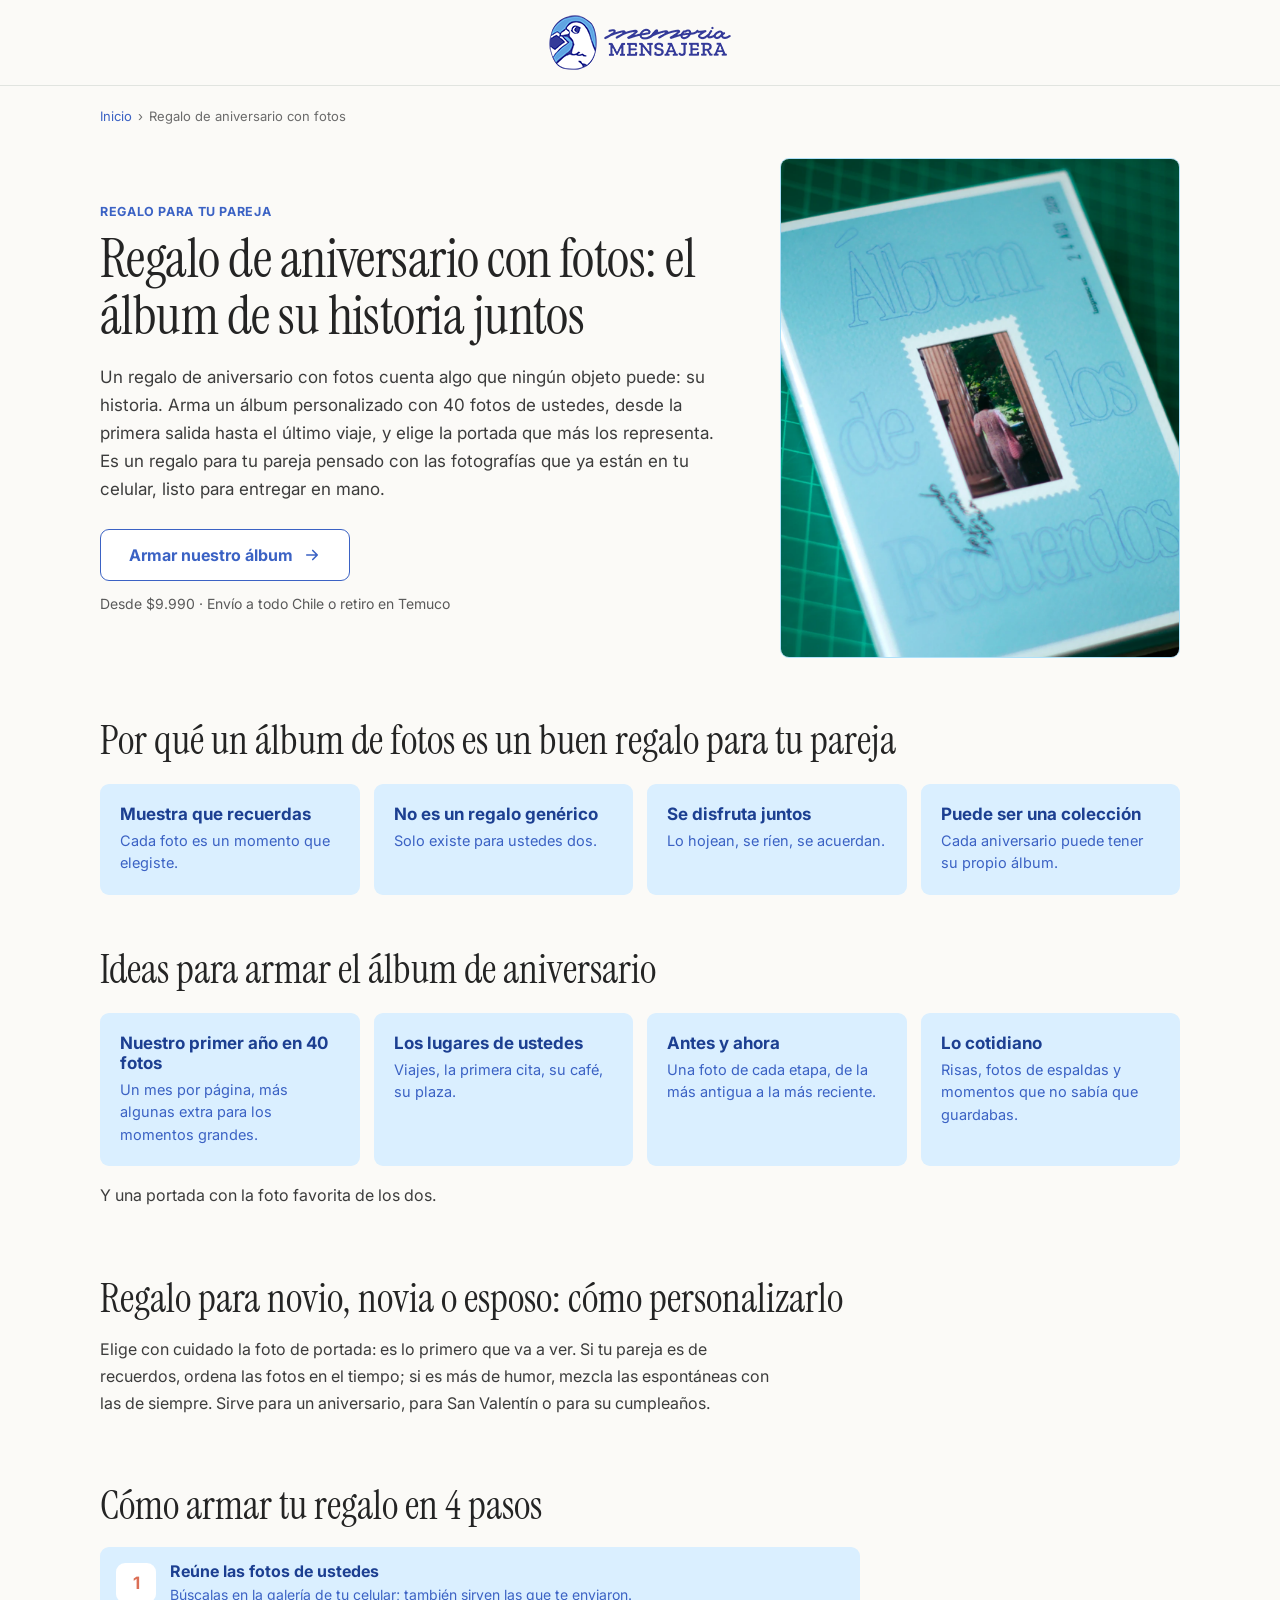
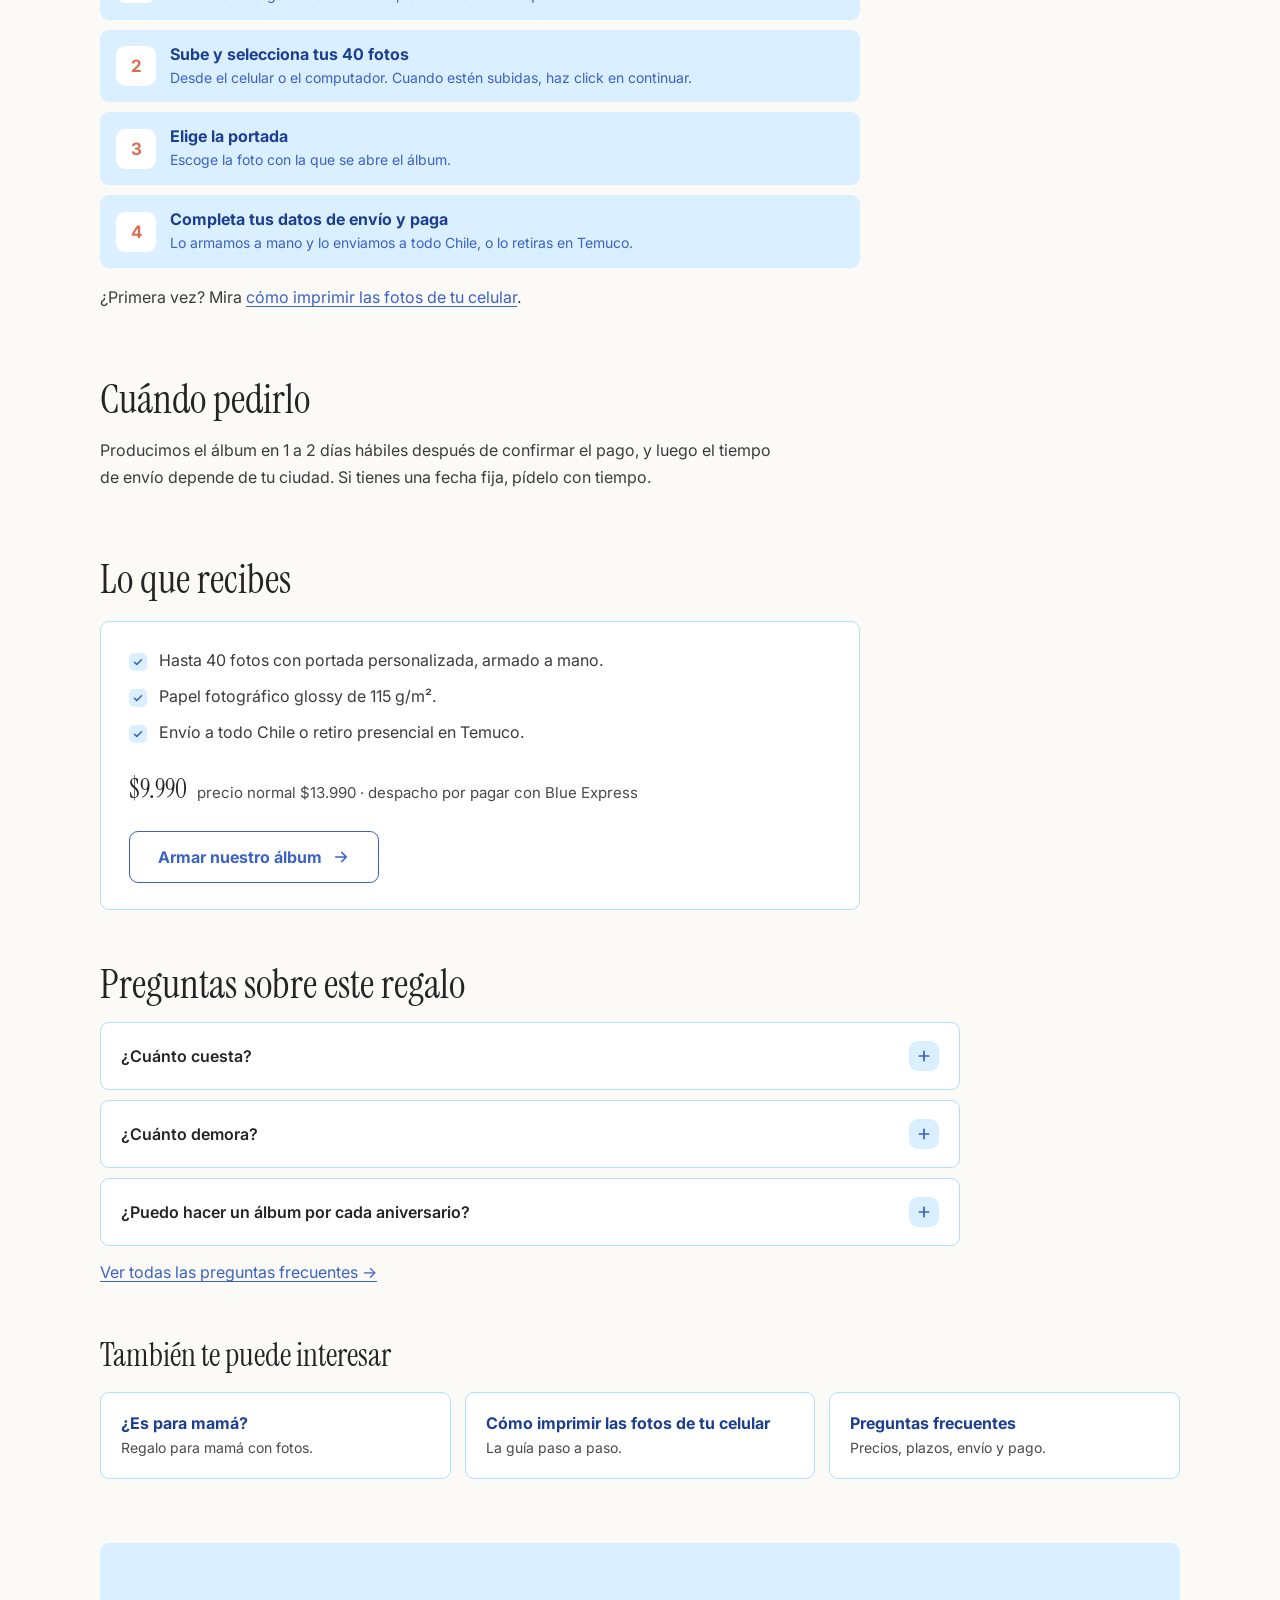
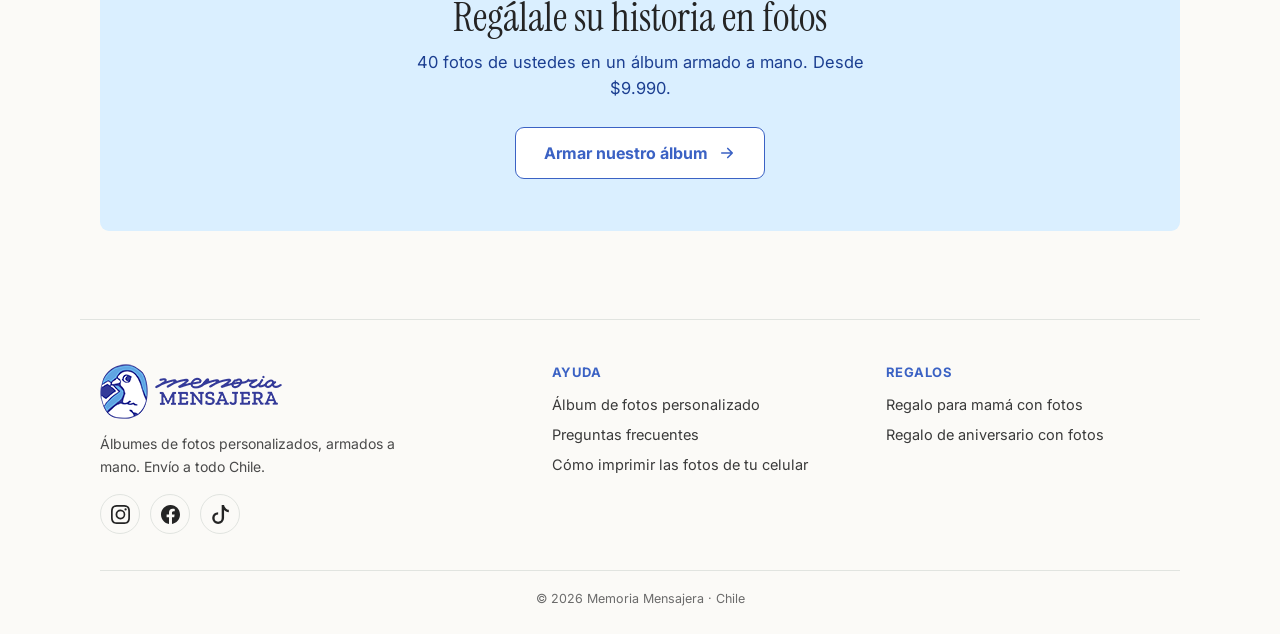
<file: regalo-aniversario-pareja-con-fotos.html>
<!DOCTYPE html>
<html lang="es-CL">
<head>

  <script async src="https://www.googletagmanager.com/gtm.js?id=GTM-P8CBHQJ2"></script>
<script>
  window.dataLayer = window.dataLayer || [];
  function gtag(){dataLayer.push(arguments);}
  gtag('js', new Date());
</script>

<meta charset="UTF-8">

  <!-- Meta Pixel Code -->
  <script>
  !function(f,b,e,v,n,t,s)
  {if(f.fbq)return;n=f.fbq=function(){n.callMethod?
  n.callMethod.apply(n,arguments):n.queue.push(arguments)};
  if(!f._fbq)f._fbq=n;n.push=n;n.loaded=!0;n.version='2.0';
  n.queue=[];t=b.createElement(e);t.async=!0;
  t.src=v;s=b.getElementsByTagName(e)[0];
  s.parentNode.insertBefore(t,s)}(window, document,'script',
  'https://connect.facebook.net/en_US/fbevents.js');
  fbq('init', '1018330134644523');
  fbq('track', 'PageView');
  </script>
  <noscript><img height="1" width="1" style="display:none"
  src="https://www.facebook.com/tr?id=1018330134644523&ev=PageView&noscript=1"
  /></noscript>
  <!-- End Meta Pixel Code -->

  <!-- Verificacion de dominio -->
 <meta name="facebook-domain-verification" content="ohonpgk96kikj6r90w5prnerduw3ch" />
  <!-- fin de Verificacion de dominio -->

<meta name="viewport" content="width=device-width, initial-scale=1.0">
<title>Regalo de aniversario con fotos para tu pareja</title>
<meta name="description" content="Un regalo de aniversario con fotos: arma el álbum de su historia juntos, 40 fotos y portada personalizada. Desde $9.990, envío a todo Chile.">
<link rel="canonical" href="https://memoriamensajera.cl/regalo-aniversario-pareja-con-fotos.html">
<meta property="og:type" content="website">
<meta property="og:locale" content="es_CL">
<meta property="og:site_name" content="Memoria Mensajera">
<meta property="og:title" content="Regalo de aniversario con fotos para tu pareja">
<meta property="og:description" content="Un regalo de aniversario con fotos: arma el álbum de su historia juntos, 40 fotos y portada personalizada. Desde $9.990, envío a todo Chile.">
<meta property="og:url" content="https://memoriamensajera.cl/regalo-aniversario-pareja-con-fotos.html">
<meta property="og:image" content="https://memoriamensajera.cl/assets/img/album-4.webp">
<link rel="icon" type="image/svg+xml" href="favicon.svg">
<link rel="preconnect" href="https://fonts.googleapis.com">
<link href="https://fonts.googleapis.com/css2?family=Instrument+Serif:ital@0;1&family=Inter:wght@400;500;600;700;800&display=swap" rel="stylesheet">
<link rel="stylesheet" href="assets/css/pages.css">
<script type="application/ld+json">
{
  "@context": "https://schema.org",
  "@type": "BreadcrumbList",
  "itemListElement": [
    {
      "@type": "ListItem",
      "position": 1,
      "name": "Inicio",
      "item": "https://memoriamensajera.cl/"
    },
    {
      "@type": "ListItem",
      "position": 2,
      "name": "Regalo de aniversario con fotos",
      "item": "https://memoriamensajera.cl/regalo-aniversario-pareja-con-fotos.html"
    }
  ]
}
</script>
</head>
<body>

<header class="site-header">
  <a href="index.html" class="logo"><img src="assets/img/logo.png" alt="Memoria Mensajera" width="182" height="55"></a>
</header>

<main class="page">
  <nav class="crumbs" aria-label="Migas de pan"><a href="index.html">Inicio</a><span aria-hidden="true">›</span><span>Regalo de aniversario con fotos</span></nav>
  <header class="hero">
    <div>
      <p class="eyebrow">Regalo para tu pareja</p>
      <h1>Regalo de aniversario con fotos: el álbum de su historia juntos</h1>
      <p class="lead">Un regalo de aniversario con fotos cuenta algo que ningún objeto puede: su historia. Arma un álbum personalizado con 40 fotos de ustedes, desde la primera salida hasta el último viaje, y elige la portada que más los representa. Es un regalo para tu pareja pensado con las fotografías que ya están en tu celular, listo para entregar en mano.</p>
      <a class="btn" href="index.html">Armar nuestro álbum <svg viewBox="0 0 24 24" fill="none" stroke="currentColor" stroke-width="2.2" stroke-linecap="round" stroke-linejoin="round" aria-hidden="true"><path d="M5 12h14M13 6l6 6-6 6"/></svg></a>
      <p class="hero-note">Desde $9.990 · Envío a todo Chile o retiro en Temuco</p>
    </div>
    <div class="hero-media"><img src="assets/img/album-4.webp" alt="Álbum de fotos personalizado con portada, un regalo de aniversario para tu pareja" width="900" height="1125"></div>
  </header>

  <section class="block prose" aria-labelledby="por-que">
    <h2 id="por-que">Por qué un álbum de fotos es un buen regalo para tu pareja</h2>
    <div class="cards"><div class="card"><h3>Muestra que recuerdas</h3><p>Cada foto es un momento que elegiste.</p></div><div class="card"><h3>No es un regalo genérico</h3><p>Solo existe para ustedes dos.</p></div><div class="card"><h3>Se disfruta juntos</h3><p>Lo hojean, se ríen, se acuerdan.</p></div><div class="card"><h3>Puede ser una colección</h3><p>Cada aniversario puede tener su propio álbum.</p></div></div>
  </section>

  <section class="block prose" aria-labelledby="ideas">
    <h2 id="ideas">Ideas para armar el álbum de aniversario</h2>
    <div class="cards"><div class="card"><h3>Nuestro primer año en 40 fotos</h3><p>Un mes por página, más algunas extra para los momentos grandes.</p></div><div class="card"><h3>Los lugares de ustedes</h3><p>Viajes, la primera cita, su café, su plaza.</p></div><div class="card"><h3>Antes y ahora</h3><p>Una foto de cada etapa, de la más antigua a la más reciente.</p></div><div class="card"><h3>Lo cotidiano</h3><p>Risas, fotos de espaldas y momentos que no sabía que guardabas.</p></div></div>
    <p style="margin-top:16px">Y una portada con la foto favorita de los dos.</p>
  </section>

  <section class="block prose" aria-labelledby="personalizar">
    <h2 id="personalizar">Regalo para novio, novia o esposo: cómo personalizarlo</h2>
    <p>Elige con cuidado la foto de portada: es lo primero que va a ver. Si tu pareja es de recuerdos, ordena las fotos en el tiempo; si es más de humor, mezcla las espontáneas con las de siempre. Sirve para un aniversario, para San Valentín o para su cumpleaños.</p>
  </section>

  <section class="block prose" aria-labelledby="pasos">
    <h2 id="pasos">Cómo armar tu regalo en 4 pasos</h2>
    <ol class="steps"><li><div><h3>Reúne las fotos de ustedes</h3><p>Búscalas en la galería de tu celular; también sirven las que te enviaron.</p></div></li><li><div><h3>Sube y selecciona tus 40 fotos</h3><p>Desde el celular o el computador. Cuando estén subidas, haz click en continuar.</p></div></li><li><div><h3>Elige la portada</h3><p>Escoge la foto con la que se abre el álbum.</p></div></li><li><div><h3>Completa tus datos de envío y paga</h3><p>Lo armamos a mano y lo enviamos a todo Chile, o lo retiras en Temuco.</p></div></li></ol>
    <p style="margin-top:16px">¿Primera vez? Mira <a href="como-imprimir-fotos-del-celular.html">cómo imprimir las fotos de tu celular</a>.</p>
  </section>

  <section class="block prose" aria-labelledby="cuando">
    <h2 id="cuando">Cuándo pedirlo</h2>
    <p>Producimos el álbum en 1 a 2 días hábiles después de confirmar el pago, y luego el tiempo de envío depende de tu ciudad. Si tienes una fecha fija, pídelo con tiempo.</p>
  </section>

  <section class="block prose" aria-labelledby="recibes">
    <h2 id="recibes">Lo que recibes</h2>
    <div class="facts"><ul class="ticks"><li>Hasta 40 fotos con portada personalizada, armado a mano.</li><li>Papel fotográfico glossy de 115 g/m².</li><li>Envío a todo Chile o retiro presencial en Temuco.</li></ul><p class="price"><strong>$9.990</strong> precio normal $13.990 · despacho por pagar con Blue Express</p><a class="btn" href="index.html">Armar nuestro álbum <svg viewBox="0 0 24 24" fill="none" stroke="currentColor" stroke-width="2.2" stroke-linecap="round" stroke-linejoin="round" aria-hidden="true"><path d="M5 12h14M13 6l6 6-6 6"/></svg></a></div>
  </section>

  <section class="block" aria-labelledby="faq">
    <h2 id="faq">Preguntas sobre este regalo</h2>
    <div class="faq-list">
<details class="faq-item"><summary>¿Cuánto cuesta?</summary><div class="faq-body"><p>Desde $9.990 (precio normal $13.990). El despacho se paga aparte a Blue Express.</p></div></details>
<details class="faq-item"><summary>¿Cuánto demora?</summary><div class="faq-body"><p>1 a 2 días hábiles de producción después de confirmar el pago, más el envío a tu ciudad.</p></div></details>
<details class="faq-item"><summary>¿Puedo hacer un álbum por cada aniversario?</summary><div class="faq-body"><p>Sí. Puedes pedir un álbum nuevo cada año y armar una colección.</p></div></details>
    </div>
    <p class="prose" style="margin-top:16px"><a href="preguntas-frecuentes.html" style="color:var(--blue-deep)">Ver todas las preguntas frecuentes →</a></p>
  </section>

  <section class="related"><h2>También te puede interesar</h2><div class="related-grid"><a class="related-card" href="regalo-para-mama-con-fotos.html"><strong>¿Es para mamá?</strong><span>Regalo para mamá con fotos.</span></a><a class="related-card" href="como-imprimir-fotos-del-celular.html"><strong>Cómo imprimir las fotos de tu celular</strong><span>La guía paso a paso.</span></a><a class="related-card" href="preguntas-frecuentes.html"><strong>Preguntas frecuentes</strong><span>Precios, plazos, envío y pago.</span></a></div></section>

  <section class="cta-final"><h2>Regálale su historia en fotos</h2><p>40 fotos de ustedes en un álbum armado a mano. Desde $9.990.</p><a class="btn" href="index.html">Armar nuestro álbum <svg viewBox="0 0 24 24" fill="none" stroke="currentColor" stroke-width="2.2" stroke-linecap="round" stroke-linejoin="round" aria-hidden="true"><path d="M5 12h14M13 6l6 6-6 6"/></svg></a></section>
</main>

<footer class="site-footer">
  <div class="footer-grid">
    <div class="footer-brand">
      <img src="assets/img/logo.png" alt="Memoria Mensajera" width="182" height="55" loading="lazy">
      <p>Álbumes de fotos personalizados, armados a mano. Envío a todo Chile.</p>
      <div class="footer-social">
          <a href="https://www.instagram.com/memoriamensajera" target="_blank" rel="noopener" aria-label="Instagram de Memoria Mensajera"><svg viewBox="0 0 16 16" fill="currentColor" aria-hidden="true"><path d="M8 0C5.829 0 5.556.01 4.703.048 3.85.088 3.269.222 2.76.42a3.9 3.9 0 0 0-1.417.923A3.9 3.9 0 0 0 .42 2.76C.222 3.268.087 3.85.048 4.7.01 5.555 0 5.827 0 8.001c0 2.172.01 2.444.048 3.297.04.852.174 1.433.372 1.942.205.526.478.972.923 1.417.444.445.89.719 1.416.923.51.198 1.09.333 1.942.372C5.555 15.99 5.827 16 8 16s2.444-.01 3.298-.048c.851-.04 1.434-.174 1.943-.372a3.9 3.9 0 0 0 1.416-.923c.445-.445.718-.891.923-1.417.197-.509.332-1.09.372-1.942C15.99 10.445 16 10.173 16 8s-.01-2.445-.048-3.299c-.04-.851-.175-1.433-.372-1.941a3.9 3.9 0 0 0-.923-1.417A3.9 3.9 0 0 0 13.24.42c-.51-.198-1.092-.333-1.943-.372C10.443.01 10.172 0 7.998 0zm-.717 1.442h.718c2.136 0 2.389.007 3.232.046.78.035 1.204.166 1.486.275.373.145.64.319.92.599s.453.546.598.92c.11.281.24.705.275 1.485.039.843.047 1.096.047 3.231s-.008 2.389-.047 3.232c-.035.78-.166 1.203-.275 1.485a2.5 2.5 0 0 1-.599.919c-.28.28-.546.453-.92.598-.28.11-.704.24-1.485.276-.843.038-1.096.047-3.232.047s-2.39-.009-3.233-.047c-.78-.036-1.203-.166-1.485-.276a2.5 2.5 0 0 1-.92-.598 2.5 2.5 0 0 1-.6-.92c-.109-.281-.24-.705-.275-1.485-.038-.843-.046-1.096-.046-3.233s.008-2.388.046-3.231c.036-.78.166-1.204.276-1.486.145-.373.319-.64.599-.92s.546-.453.92-.598c.282-.11.705-.24 1.485-.276.738-.034 1.024-.044 2.515-.045zm4.988 1.328a.96.96 0 1 0 0 1.92.96.96 0 0 0 0-1.92m-4.27 1.122a4.109 4.109 0 1 0 0 8.217 4.109 4.109 0 0 0 0-8.217m0 1.441a2.667 2.667 0 1 1 0 5.334 2.667 2.667 0 0 1 0-5.334"/></svg></a>
          <a href="https://www.facebook.com/people/Memoria-Mensajera/61595749122579/" target="_blank" rel="noopener" aria-label="Facebook de Memoria Mensajera"><svg viewBox="0 0 16 16" fill="currentColor" aria-hidden="true"><path d="M16 8.049c0-4.446-3.582-8.05-8-8.05C3.58 0-.002 3.603-.002 8.05c0 4.017 2.926 7.347 6.75 7.951v-5.625h-2.03V8.05H6.75V6.275c0-2.017 1.195-3.131 3.022-3.131.876 0 1.791.157 1.791.157v1.98h-1.009c-.993 0-1.303.621-1.303 1.258v1.51h2.218l-.354 2.326H9.25V16c3.824-.604 6.75-3.934 6.75-7.951"/></svg></a>
          <a href="https://www.tiktok.com/@memoriamensajera" target="_blank" rel="noopener" aria-label="TikTok de Memoria Mensajera"><svg viewBox="0 0 16 16" fill="currentColor" aria-hidden="true"><path d="M9 0h1.98c.144.715.54 1.617 1.235 2.512C12.895 3.389 13.797 4 15 4v2c-1.753 0-3.07-.814-4-1.829V11a5 5 0 1 1-5-5v2a3 3 0 1 0 3 3z"/></svg></a>
        </div>
    </div>
    <nav class="footer-col" aria-label="Ayuda">
      <h3>Ayuda</h3>
      <ul>
        <li><a href="index.html">Álbum de fotos personalizado</a></li>
        <li><a href="preguntas-frecuentes.html">Preguntas frecuentes</a></li>
        <li><a href="como-imprimir-fotos-del-celular.html">Cómo imprimir las fotos de tu celular</a></li>
      </ul>
    </nav>
    <nav class="footer-col" aria-label="Regalos">
      <h3>Regalos</h3>
      <ul>
        <li><a href="regalo-para-mama-con-fotos.html">Regalo para mamá con fotos</a></li>
        <li><a href="regalo-aniversario-pareja-con-fotos.html">Regalo de aniversario con fotos</a></li>
      </ul>
    </nav>
  </div>
  <p class="footer-copy">© 2026 Memoria Mensajera · Chile</p>
</footer>
</body>
</html>
</file>
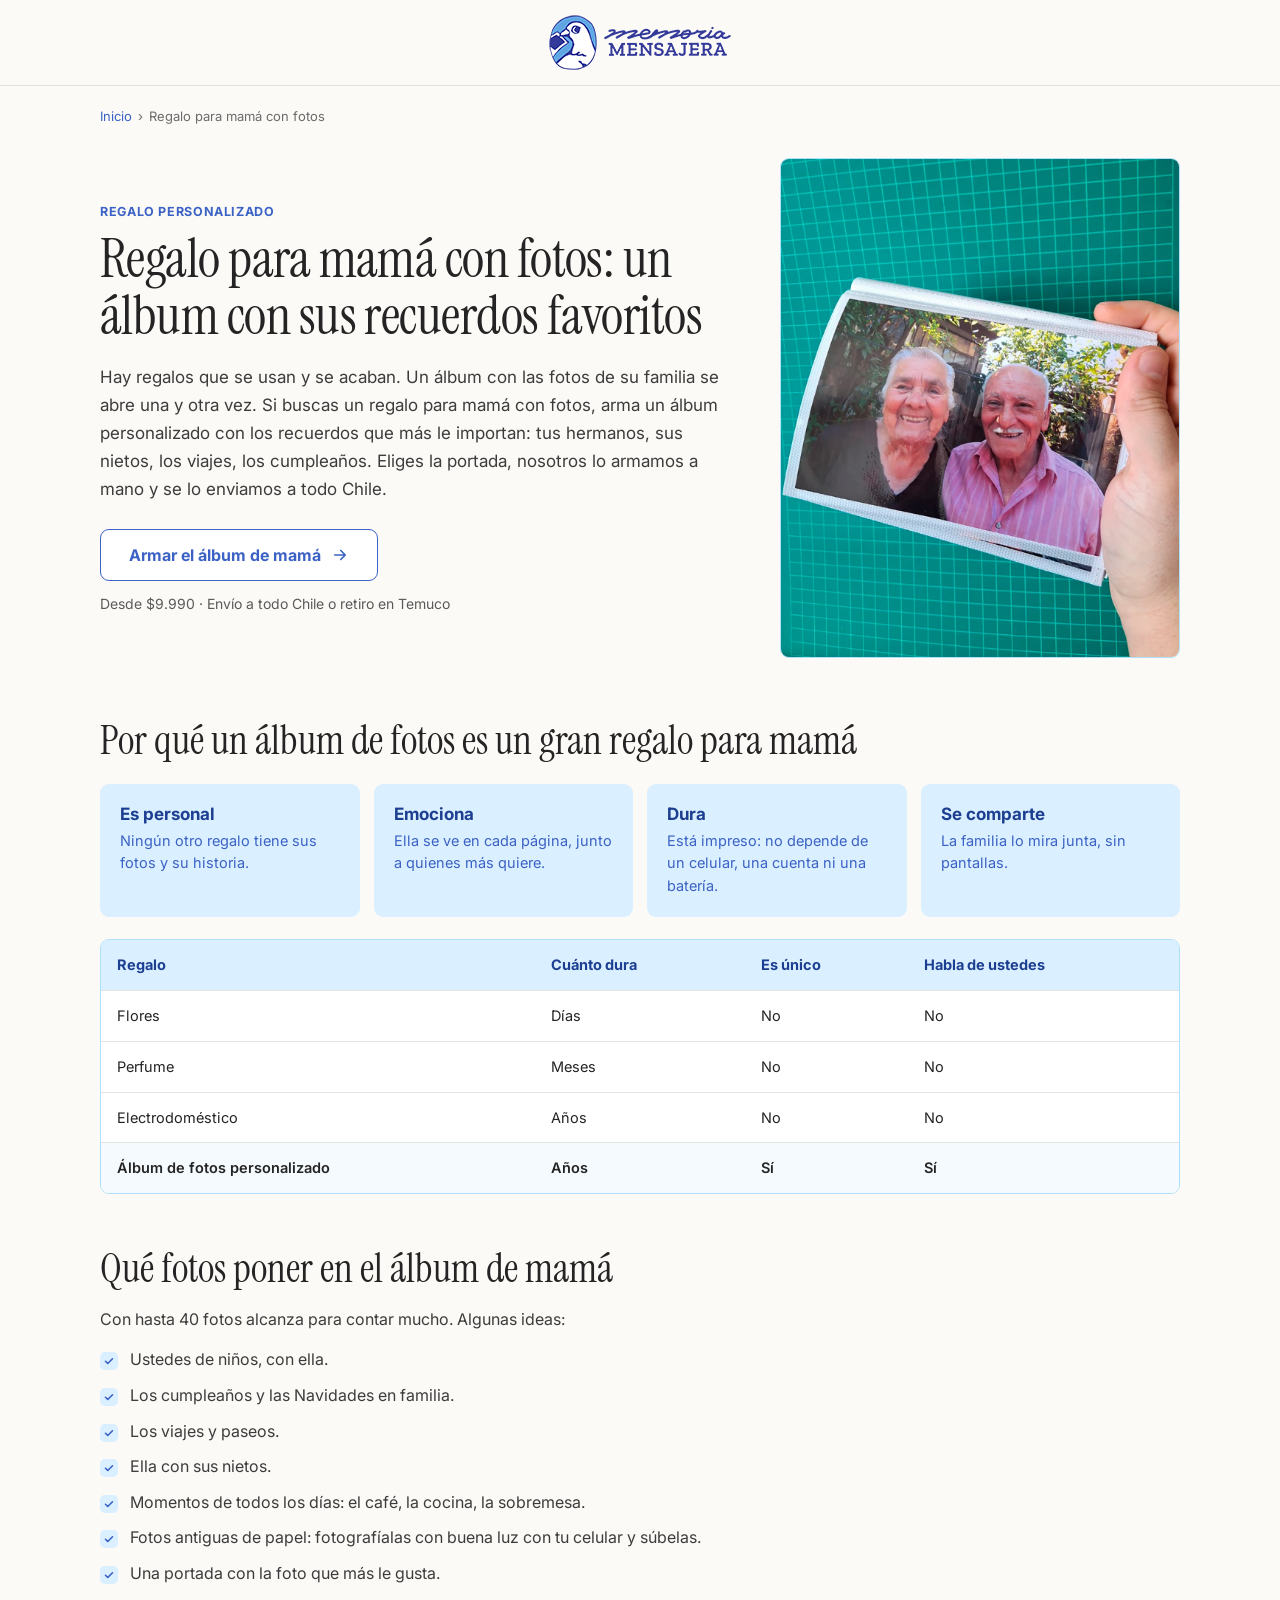
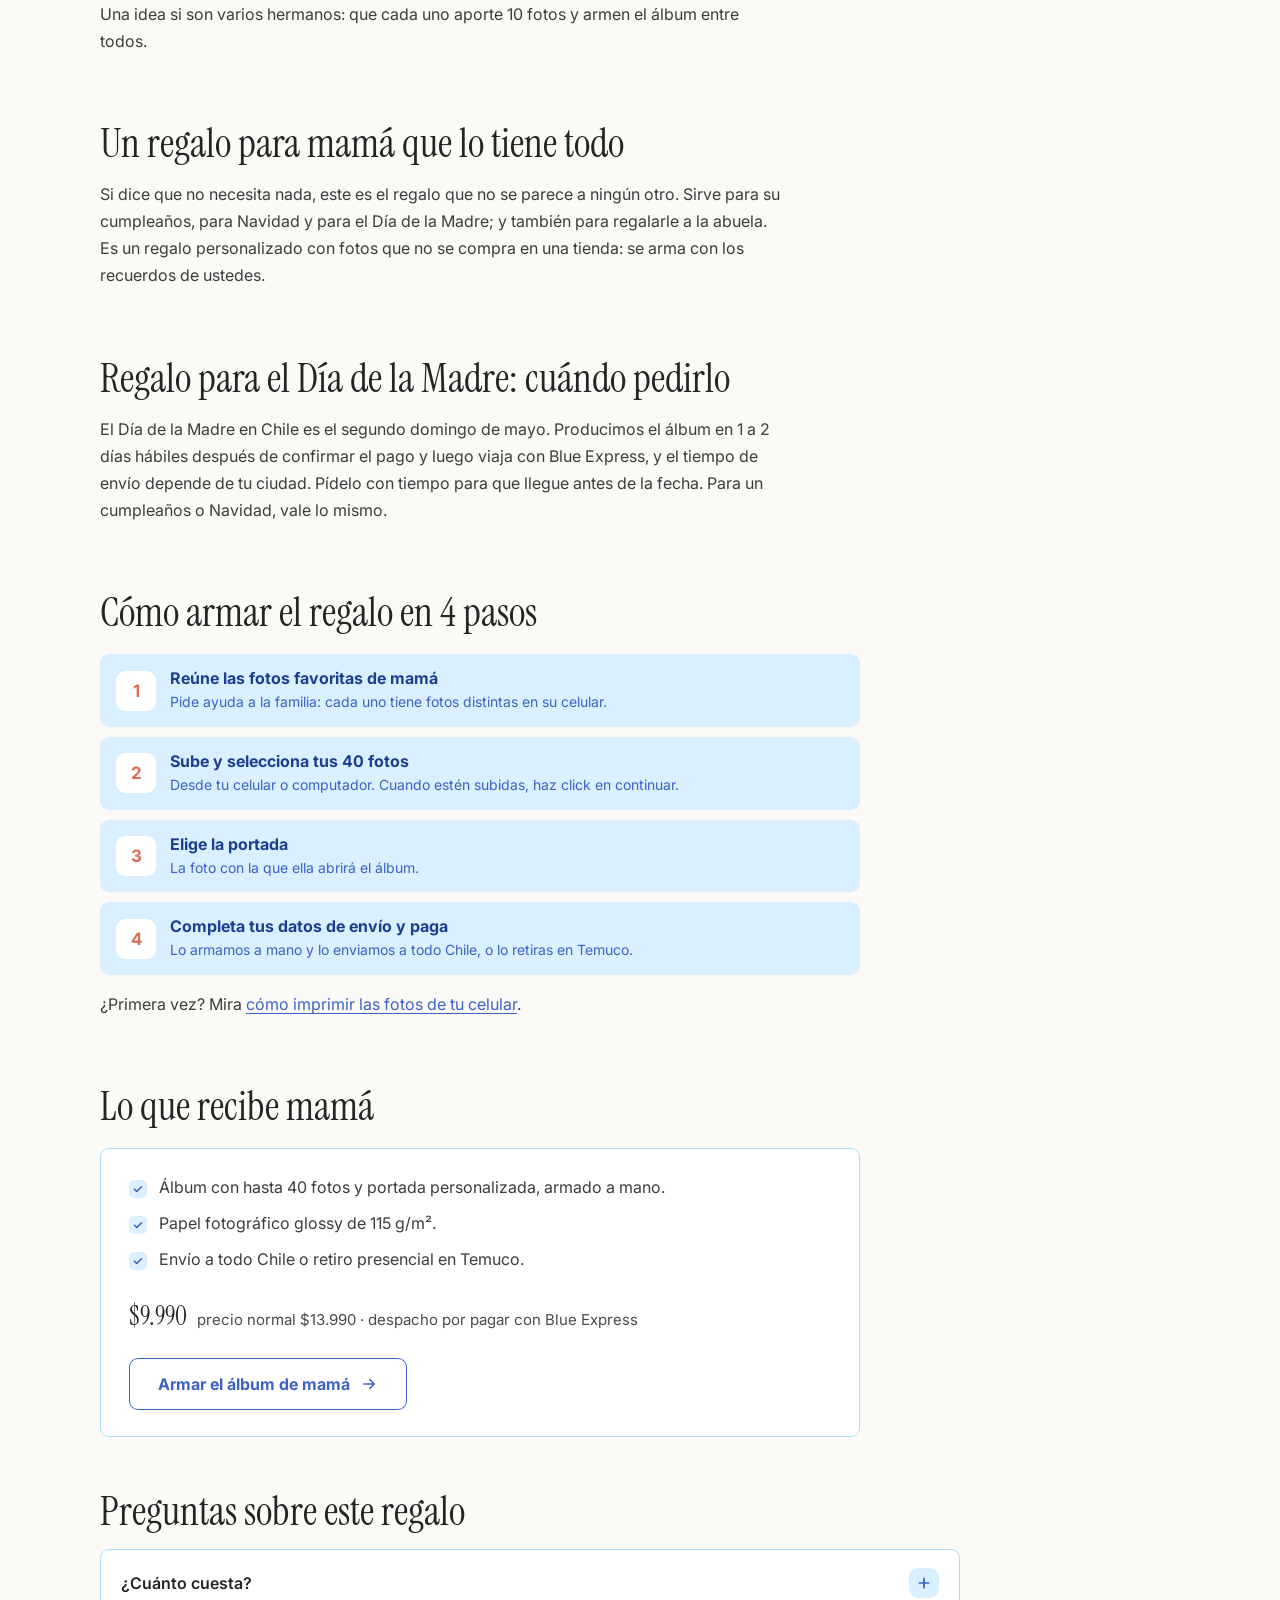
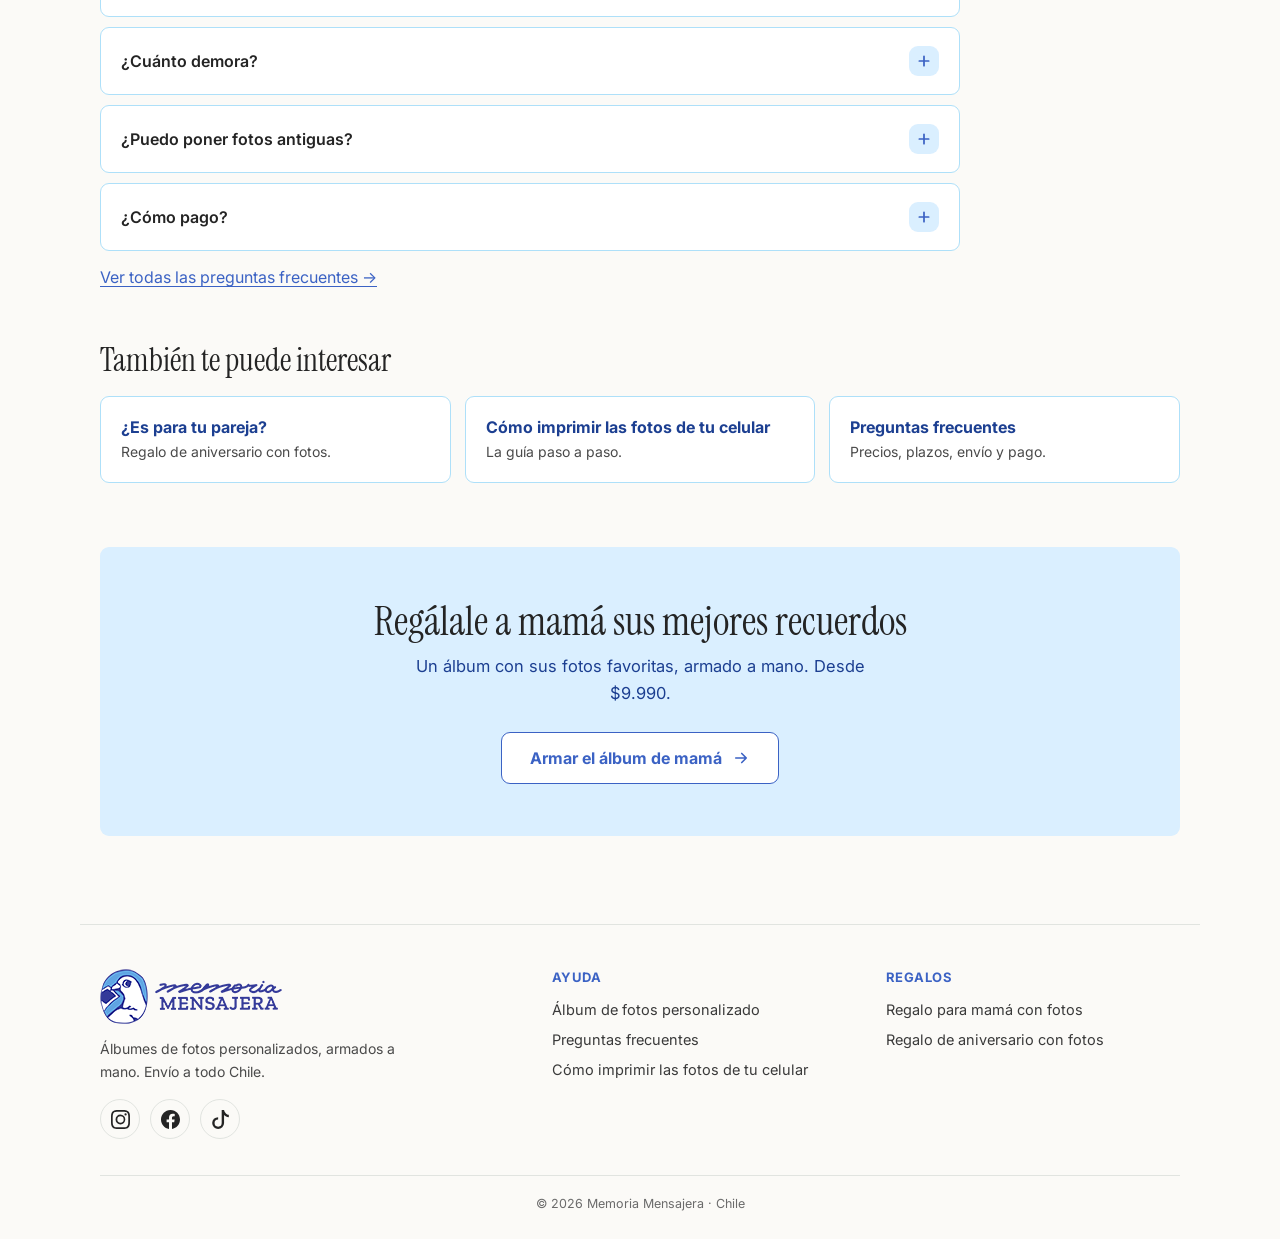
<file: regalo-para-mama-con-fotos.html>
<!DOCTYPE html>
<html lang="es-CL">
<head>

  <script async src="https://www.googletagmanager.com/gtm.js?id=GTM-P8CBHQJ2"></script>
<script>
  window.dataLayer = window.dataLayer || [];
  function gtag(){dataLayer.push(arguments);}
  gtag('js', new Date());
</script>

<meta charset="UTF-8">

  <!-- Meta Pixel Code -->
  <script>
  !function(f,b,e,v,n,t,s)
  {if(f.fbq)return;n=f.fbq=function(){n.callMethod?
  n.callMethod.apply(n,arguments):n.queue.push(arguments)};
  if(!f._fbq)f._fbq=n;n.push=n;n.loaded=!0;n.version='2.0';
  n.queue=[];t=b.createElement(e);t.async=!0;
  t.src=v;s=b.getElementsByTagName(e)[0];
  s.parentNode.insertBefore(t,s)}(window, document,'script',
  'https://connect.facebook.net/en_US/fbevents.js');
  fbq('init', '1018330134644523');
  fbq('track', 'PageView');
  </script>
  <noscript><img height="1" width="1" style="display:none"
  src="https://www.facebook.com/tr?id=1018330134644523&ev=PageView&noscript=1"
  /></noscript>
  <!-- End Meta Pixel Code -->

  <!-- Verificacion de dominio -->
 <meta name="facebook-domain-verification" content="ohonpgk96kikj6r90w5prnerduw3ch" />
  <!-- fin de Verificacion de dominio -->

<meta name="viewport" content="width=device-width, initial-scale=1.0">
<title>Regalo para mamá con fotos: álbum personalizado</title>
<meta name="description" content="Regala a mamá sus mejores recuerdos en un álbum de fotos personalizado de 40 fotos con portada a elección. Desde $9.990, envío a todo Chile.">
<link rel="canonical" href="https://memoriamensajera.cl/regalo-para-mama-con-fotos.html">
<meta property="og:type" content="website">
<meta property="og:locale" content="es_CL">
<meta property="og:site_name" content="Memoria Mensajera">
<meta property="og:title" content="Regalo para mamá con fotos: álbum personalizado">
<meta property="og:description" content="Regala a mamá sus mejores recuerdos en un álbum de fotos personalizado de 40 fotos con portada a elección. Desde $9.990, envío a todo Chile.">
<meta property="og:url" content="https://memoriamensajera.cl/regalo-para-mama-con-fotos.html">
<meta property="og:image" content="https://memoriamensajera.cl/assets/img/album-3.webp">
<link rel="icon" type="image/svg+xml" href="favicon.svg">
<link rel="preconnect" href="https://fonts.googleapis.com">
<link href="https://fonts.googleapis.com/css2?family=Instrument+Serif:ital@0;1&family=Inter:wght@400;500;600;700;800&display=swap" rel="stylesheet">
<link rel="stylesheet" href="assets/css/pages.css">
<script type="application/ld+json">
{
  "@context": "https://schema.org",
  "@type": "BreadcrumbList",
  "itemListElement": [
    {
      "@type": "ListItem",
      "position": 1,
      "name": "Inicio",
      "item": "https://memoriamensajera.cl/"
    },
    {
      "@type": "ListItem",
      "position": 2,
      "name": "Regalo para mamá con fotos",
      "item": "https://memoriamensajera.cl/regalo-para-mama-con-fotos.html"
    }
  ]
}
</script>
</head>
<body>

<header class="site-header">
  <a href="index.html" class="logo"><img src="assets/img/logo.png" alt="Memoria Mensajera" width="182" height="55"></a>
</header>

<main class="page">
  <nav class="crumbs" aria-label="Migas de pan"><a href="index.html">Inicio</a><span aria-hidden="true">›</span><span>Regalo para mamá con fotos</span></nav>
  <header class="hero">
    <div>
      <p class="eyebrow">Regalo personalizado</p>
      <h1>Regalo para mamá con fotos: un álbum con sus recuerdos favoritos</h1>
      <p class="lead">Hay regalos que se usan y se acaban. Un álbum con las fotos de su familia se abre una y otra vez. Si buscas un regalo para mamá con fotos, arma un álbum personalizado con los recuerdos que más le importan: tus hermanos, sus nietos, los viajes, los cumpleaños. Eliges la portada, nosotros lo armamos a mano y se lo enviamos a todo Chile.</p>
      <a class="btn" href="index.html">Armar el álbum de mamá <svg viewBox="0 0 24 24" fill="none" stroke="currentColor" stroke-width="2.2" stroke-linecap="round" stroke-linejoin="round" aria-hidden="true"><path d="M5 12h14M13 6l6 6-6 6"/></svg></a>
      <p class="hero-note">Desde $9.990 · Envío a todo Chile o retiro en Temuco</p>
    </div>
    <div class="hero-media"><img src="assets/img/album-3.webp" alt="Álbum de fotos personalizado con fotos de familia, un regalo para mamá" width="900" height="1125"></div>
  </header>

  <section class="block prose" aria-labelledby="por-que">
    <h2 id="por-que">Por qué un álbum de fotos es un gran regalo para mamá</h2>
    <div class="cards"><div class="card"><h3>Es personal</h3><p>Ningún otro regalo tiene sus fotos y su historia.</p></div><div class="card"><h3>Emociona</h3><p>Ella se ve en cada página, junto a quienes más quiere.</p></div><div class="card"><h3>Dura</h3><p>Está impreso: no depende de un celular, una cuenta ni una batería.</p></div><div class="card"><h3>Se comparte</h3><p>La familia lo mira junta, sin pantallas.</p></div></div>
    <div class="table-wrap"><table><thead><tr><th>Regalo</th><th>Cuánto dura</th><th>Es único</th><th>Habla de ustedes</th></tr></thead><tbody><tr><td>Flores</td><td>Días</td><td>No</td><td>No</td></tr><tr><td>Perfume</td><td>Meses</td><td>No</td><td>No</td></tr><tr><td>Electrodoméstico</td><td>Años</td><td>No</td><td>No</td></tr><tr class="is-hl"><td>Álbum de fotos personalizado</td><td>Años</td><td>Sí</td><td>Sí</td></tr></tbody></table></div>
  </section>

  <section class="block prose" aria-labelledby="fotos">
    <h2 id="fotos">Qué fotos poner en el álbum de mamá</h2>
    <p>Con hasta 40 fotos alcanza para contar mucho. Algunas ideas:</p>
    <ul class="ticks"><li>Ustedes de niños, con ella.</li><li>Los cumpleaños y las Navidades en familia.</li><li>Los viajes y paseos.</li><li>Ella con sus nietos.</li><li>Momentos de todos los días: el café, la cocina, la sobremesa.</li><li>Fotos antiguas de papel: fotografíalas con buena luz con tu celular y súbelas.</li><li>Una portada con la foto que más le gusta.</li></ul>
    <p>Una idea si son varios hermanos: que cada uno aporte 10 fotos y armen el álbum entre todos.</p>
  </section>

  <section class="block prose" aria-labelledby="todo">
    <h2 id="todo">Un regalo para mamá que lo tiene todo</h2>
    <p>Si dice que no necesita nada, este es el regalo que no se parece a ningún otro. Sirve para su cumpleaños, para Navidad y para el Día de la Madre; y también para regalarle a la abuela. Es un regalo personalizado con fotos que no se compra en una tienda: se arma con los recuerdos de ustedes.</p>
  </section>

  <section class="block prose" aria-labelledby="cuando">
    <h2 id="cuando">Regalo para el Día de la Madre: cuándo pedirlo</h2>
    <p>El Día de la Madre en Chile es el segundo domingo de mayo. Producimos el álbum en 1 a 2 días hábiles después de confirmar el pago y luego viaja con Blue Express, y el tiempo de envío depende de tu ciudad. Pídelo con tiempo para que llegue antes de la fecha. Para un cumpleaños o Navidad, vale lo mismo.</p>
  </section>

  <section class="block prose" aria-labelledby="pasos">
    <h2 id="pasos">Cómo armar el regalo en 4 pasos</h2>
    <ol class="steps"><li><div><h3>Reúne las fotos favoritas de mamá</h3><p>Pide ayuda a la familia: cada uno tiene fotos distintas en su celular.</p></div></li><li><div><h3>Sube y selecciona tus 40 fotos</h3><p>Desde tu celular o computador. Cuando estén subidas, haz click en continuar.</p></div></li><li><div><h3>Elige la portada</h3><p>La foto con la que ella abrirá el álbum.</p></div></li><li><div><h3>Completa tus datos de envío y paga</h3><p>Lo armamos a mano y lo enviamos a todo Chile, o lo retiras en Temuco.</p></div></li></ol>
    <p style="margin-top:16px">¿Primera vez? Mira <a href="como-imprimir-fotos-del-celular.html">cómo imprimir las fotos de tu celular</a>.</p>
  </section>

  <section class="block prose" aria-labelledby="recibe">
    <h2 id="recibe">Lo que recibe mamá</h2>
    <div class="facts"><ul class="ticks"><li>Álbum con hasta 40 fotos y portada personalizada, armado a mano.</li><li>Papel fotográfico glossy de 115 g/m².</li><li>Envío a todo Chile o retiro presencial en Temuco.</li></ul><p class="price"><strong>$9.990</strong> precio normal $13.990 · despacho por pagar con Blue Express</p><a class="btn" href="index.html">Armar el álbum de mamá <svg viewBox="0 0 24 24" fill="none" stroke="currentColor" stroke-width="2.2" stroke-linecap="round" stroke-linejoin="round" aria-hidden="true"><path d="M5 12h14M13 6l6 6-6 6"/></svg></a></div>
  </section>

  <section class="block" aria-labelledby="faq">
    <h2 id="faq">Preguntas sobre este regalo</h2>
    <div class="faq-list">
<details class="faq-item"><summary>¿Cuánto cuesta?</summary><div class="faq-body"><p>Desde $9.990 (precio normal $13.990). El despacho se paga aparte a Blue Express.</p></div></details>
<details class="faq-item"><summary>¿Cuánto demora?</summary><div class="faq-body"><p>1 a 2 días hábiles de producción después de confirmar el pago, más el envío a tu ciudad.</p></div></details>
<details class="faq-item"><summary>¿Puedo poner fotos antiguas?</summary><div class="faq-body"><p>Sí, si las fotografías con buena luz con tu celular o las digitalizas antes de subirlas.</p></div></details>
<details class="faq-item"><summary>¿Cómo pago?</summary><div class="faq-body"><p>Por transferencia bancaria: subes el comprobante en el último paso.</p></div></details>
    </div>
    <p class="prose" style="margin-top:16px"><a href="preguntas-frecuentes.html" style="color:var(--blue-deep)">Ver todas las preguntas frecuentes →</a></p>
  </section>

  <section class="related"><h2>También te puede interesar</h2><div class="related-grid"><a class="related-card" href="regalo-aniversario-pareja-con-fotos.html"><strong>¿Es para tu pareja?</strong><span>Regalo de aniversario con fotos.</span></a><a class="related-card" href="como-imprimir-fotos-del-celular.html"><strong>Cómo imprimir las fotos de tu celular</strong><span>La guía paso a paso.</span></a><a class="related-card" href="preguntas-frecuentes.html"><strong>Preguntas frecuentes</strong><span>Precios, plazos, envío y pago.</span></a></div></section>

  <section class="cta-final"><h2>Regálale a mamá sus mejores recuerdos</h2><p>Un álbum con sus fotos favoritas, armado a mano. Desde $9.990.</p><a class="btn" href="index.html">Armar el álbum de mamá <svg viewBox="0 0 24 24" fill="none" stroke="currentColor" stroke-width="2.2" stroke-linecap="round" stroke-linejoin="round" aria-hidden="true"><path d="M5 12h14M13 6l6 6-6 6"/></svg></a></section>
</main>

<footer class="site-footer">
  <div class="footer-grid">
    <div class="footer-brand">
      <img src="assets/img/logo.png" alt="Memoria Mensajera" width="182" height="55" loading="lazy">
      <p>Álbumes de fotos personalizados, armados a mano. Envío a todo Chile.</p>
      <div class="footer-social">
          <a href="https://www.instagram.com/memoriamensajera" target="_blank" rel="noopener" aria-label="Instagram de Memoria Mensajera"><svg viewBox="0 0 16 16" fill="currentColor" aria-hidden="true"><path d="M8 0C5.829 0 5.556.01 4.703.048 3.85.088 3.269.222 2.76.42a3.9 3.9 0 0 0-1.417.923A3.9 3.9 0 0 0 .42 2.76C.222 3.268.087 3.85.048 4.7.01 5.555 0 5.827 0 8.001c0 2.172.01 2.444.048 3.297.04.852.174 1.433.372 1.942.205.526.478.972.923 1.417.444.445.89.719 1.416.923.51.198 1.09.333 1.942.372C5.555 15.99 5.827 16 8 16s2.444-.01 3.298-.048c.851-.04 1.434-.174 1.943-.372a3.9 3.9 0 0 0 1.416-.923c.445-.445.718-.891.923-1.417.197-.509.332-1.09.372-1.942C15.99 10.445 16 10.173 16 8s-.01-2.445-.048-3.299c-.04-.851-.175-1.433-.372-1.941a3.9 3.9 0 0 0-.923-1.417A3.9 3.9 0 0 0 13.24.42c-.51-.198-1.092-.333-1.943-.372C10.443.01 10.172 0 7.998 0zm-.717 1.442h.718c2.136 0 2.389.007 3.232.046.78.035 1.204.166 1.486.275.373.145.64.319.92.599s.453.546.598.92c.11.281.24.705.275 1.485.039.843.047 1.096.047 3.231s-.008 2.389-.047 3.232c-.035.78-.166 1.203-.275 1.485a2.5 2.5 0 0 1-.599.919c-.28.28-.546.453-.92.598-.28.11-.704.24-1.485.276-.843.038-1.096.047-3.232.047s-2.39-.009-3.233-.047c-.78-.036-1.203-.166-1.485-.276a2.5 2.5 0 0 1-.92-.598 2.5 2.5 0 0 1-.6-.92c-.109-.281-.24-.705-.275-1.485-.038-.843-.046-1.096-.046-3.233s.008-2.388.046-3.231c.036-.78.166-1.204.276-1.486.145-.373.319-.64.599-.92s.546-.453.92-.598c.282-.11.705-.24 1.485-.276.738-.034 1.024-.044 2.515-.045zm4.988 1.328a.96.96 0 1 0 0 1.92.96.96 0 0 0 0-1.92m-4.27 1.122a4.109 4.109 0 1 0 0 8.217 4.109 4.109 0 0 0 0-8.217m0 1.441a2.667 2.667 0 1 1 0 5.334 2.667 2.667 0 0 1 0-5.334"/></svg></a>
          <a href="https://www.facebook.com/people/Memoria-Mensajera/61595749122579/" target="_blank" rel="noopener" aria-label="Facebook de Memoria Mensajera"><svg viewBox="0 0 16 16" fill="currentColor" aria-hidden="true"><path d="M16 8.049c0-4.446-3.582-8.05-8-8.05C3.58 0-.002 3.603-.002 8.05c0 4.017 2.926 7.347 6.75 7.951v-5.625h-2.03V8.05H6.75V6.275c0-2.017 1.195-3.131 3.022-3.131.876 0 1.791.157 1.791.157v1.98h-1.009c-.993 0-1.303.621-1.303 1.258v1.51h2.218l-.354 2.326H9.25V16c3.824-.604 6.75-3.934 6.75-7.951"/></svg></a>
          <a href="https://www.tiktok.com/@memoriamensajera" target="_blank" rel="noopener" aria-label="TikTok de Memoria Mensajera"><svg viewBox="0 0 16 16" fill="currentColor" aria-hidden="true"><path d="M9 0h1.98c.144.715.54 1.617 1.235 2.512C12.895 3.389 13.797 4 15 4v2c-1.753 0-3.07-.814-4-1.829V11a5 5 0 1 1-5-5v2a3 3 0 1 0 3 3z"/></svg></a>
        </div>
    </div>
    <nav class="footer-col" aria-label="Ayuda">
      <h3>Ayuda</h3>
      <ul>
        <li><a href="index.html">Álbum de fotos personalizado</a></li>
        <li><a href="preguntas-frecuentes.html">Preguntas frecuentes</a></li>
        <li><a href="como-imprimir-fotos-del-celular.html">Cómo imprimir las fotos de tu celular</a></li>
      </ul>
    </nav>
    <nav class="footer-col" aria-label="Regalos">
      <h3>Regalos</h3>
      <ul>
        <li><a href="regalo-para-mama-con-fotos.html">Regalo para mamá con fotos</a></li>
        <li><a href="regalo-aniversario-pareja-con-fotos.html">Regalo de aniversario con fotos</a></li>
      </ul>
    </nav>
  </div>
  <p class="footer-copy">© 2026 Memoria Mensajera · Chile</p>
</footer>
</body>
</html>
</file>
<file: assets/css/pages.css>
/* =========================================================================
   Memoria Mensajera: estilos compartidos de las páginas de contenido
   (FAQ, guía, regalos). El index tiene sus propios estilos en línea.
   Paleta y radios iguales al resto del sitio.
   ========================================================================= */
:root{
  --blue-deep:#3B62C4;
  --blue-bg:#AEE0F9;
  --blue-tint:rgb(218 239 255);
  --blue-ink:#1c3f91;
  --coral:#db6f56;
  --ink:#242424;
  --paper:#FBFAF7;
  --line:#E1E4E0;
  --radius:9px;
}
*{box-sizing:border-box;}
html,body{margin:0;padding:0;}
body{
  background:var(--paper);
  color:var(--ink);
  font-family:'Inter',sans-serif;
  -webkit-font-smoothing:antialiased;
}
img{max-width:100%;display:block;}
button{font-family:inherit;}
a{color:inherit;}

/* ---------- header ---------- */
.site-header{
  padding:15px 20px;
  border-bottom:1px solid var(--line);
  display:flex;
  justify-content:center;
}
.logo{display:inline-block;}
.logo img{height:55px;width:auto;display:block;}

.page{max-width:1120px;margin:0 auto;padding:0 20px 8px;}

/* ---------- migas de pan ---------- */
.crumbs{font-size:13px;color:#6b6b6b;padding:22px 0 0;}
.crumbs a{color:var(--blue-deep);text-decoration:none;}
.crumbs a:hover{text-decoration:underline;}
.crumbs span[aria-hidden]{margin:0 6px;}

/* ---------- hero ---------- */
.hero{
  display:grid;
  grid-template-columns:minmax(0,1fr) minmax(0,400px);
  gap:56px;
  align-items:center;
  padding:34px 0 8px;
}
.hero.no-media{grid-template-columns:minmax(0,820px);}
.eyebrow{
  font-size:12.5px;font-weight:700;letter-spacing:.05em;text-transform:uppercase;
  color:var(--blue-deep);margin:0 0 12px;
}
h1{
  font-family:'Instrument Serif',serif;font-weight:400;
  font-size:clamp(36px,5vw,54px);line-height:1.05;letter-spacing:-.01em;
  margin:0 0 18px;
}
.lead{font-size:17px;line-height:1.65;color:#3c3c3c;margin:0 0 26px;max-width:58ch;}
.hero-note{font-size:14px;color:#5a5a5a;margin:14px 0 0;}
.hero-media > img{
  width:100%;height:auto;aspect-ratio:4/5;object-fit:cover;
  border-radius:var(--radius);border:1px solid var(--blue-bg);
}

/* ---------- botón (lineal azul, con flecha) ---------- */
.btn{
  display:inline-flex;align-items:center;justify-content:center;gap:10px;
  height:52px;padding:0 28px;border-radius:var(--radius);
  background:#fff;color:var(--blue-deep);
  border:1.5px solid var(--blue-deep);
  text-decoration:none;font-weight:700;font-size:16px;
  transition:background .2s ease,color .2s ease;
}
.btn svg{width:18px;height:18px;transition:transform .25s ease;}
.btn:hover{background:var(--blue-deep);color:#fff;}
.btn:hover svg{transform:translateX(4px);}
.btn:focus-visible{outline:3px solid var(--blue-bg);outline-offset:2px;}

/* ---------- secciones ---------- */
.block{padding:52px 0 0;}
h2{
  font-family:'Instrument Serif',serif;font-weight:400;
  font-size:clamp(28px,3.6vw,40px);line-height:1.1;margin:0 0 16px;
}
h3{font-size:17px;font-weight:700;margin:0 0 6px;}
.prose p{font-size:16px;line-height:1.7;color:#3c3c3c;margin:0 0 14px;max-width:68ch;}
.prose a,.faq-body a,.lead a{color:var(--blue-deep);text-underline-offset:3px;}
.prose a:hover,.faq-body a:hover,.lead a:hover{color:var(--blue-ink);}
.ticks{list-style:none;margin:0 0 14px;padding:0;display:grid;gap:10px;max-width:68ch;}
.ticks li{
  position:relative;padding-left:30px;font-size:16px;line-height:1.6;color:#3c3c3c;
}
.ticks li::before{
  content:"";position:absolute;left:0;top:5px;width:18px;height:18px;border-radius:5px;
  background:var(--blue-tint) url("data:image/svg+xml,%3Csvg xmlns='http://www.w3.org/2000/svg' viewBox='0 0 24 24' fill='none' stroke='%233B62C4' stroke-width='3.2' stroke-linecap='round' stroke-linejoin='round'%3E%3Cpath d='M5 12.5l4.5 4.5L19 7.5'/%3E%3C/svg%3E") center/12px no-repeat;
}

/* ---------- tarjetas ---------- */
.cards{
  display:grid;grid-template-columns:repeat(auto-fit,minmax(230px,1fr));
  gap:14px;margin-top:22px;
}
.card{background:var(--blue-tint);border-radius:var(--radius);padding:20px;}
.card h3{color:var(--blue-ink);}
.card p{margin:0;font-size:14.5px;line-height:1.55;color:var(--blue-deep);}

/* ---------- pasos ---------- */
.steps{list-style:none;margin:20px 0 0;padding:0;display:grid;gap:10px;counter-reset:paso;max-width:760px;}
.steps li{
  counter-increment:paso;
  display:grid;grid-template-columns:40px 1fr;gap:14px;align-items:center;
  background:var(--blue-tint);border-radius:var(--radius);padding:14px 16px;
}
.steps li::before{
  content:counter(paso);
  width:40px;height:40px;border-radius:var(--radius);
  background:#fff;color:var(--coral);
  display:flex;align-items:center;justify-content:center;
  font-weight:700;font-size:17px;
}
.steps h3{color:var(--blue-ink);margin:0 0 3px;font-size:16px;}
.steps p{margin:0;font-size:14px;line-height:1.55;color:var(--blue-deep);max-width:none;}

/* ---------- tabla comparativa ---------- */
.table-wrap{
  overflow-x:auto;margin-top:22px;background:#fff;
  border:1px solid var(--blue-bg);border-radius:var(--radius);
}
table{border-collapse:collapse;width:100%;min-width:640px;font-size:14.5px;}
th,td{text-align:left;padding:14px 16px;border-bottom:1px solid var(--line);vertical-align:top;line-height:1.5;}
thead th{background:var(--blue-tint);color:var(--blue-ink);font-weight:700;}
tbody tr:last-child td{border-bottom:0;}
tr.is-hl td{background:#F5FAFE;font-weight:600;}

/* ---------- ficha: lo que recibes ---------- */
.facts{
  background:#fff;border:1px solid var(--blue-bg);border-radius:var(--radius);
  padding:26px 28px;margin-top:20px;max-width:760px;
}
.facts .ticks{margin:0 0 22px;}
.facts .price{font-size:15px;color:#4a4a4a;margin:0 0 20px;}
.facts .price strong{font-size:26px;color:var(--ink);font-family:'Instrument Serif',serif;font-weight:400;margin-right:6px;}

/* ---------- preguntas (details) ---------- */
.faq-group{padding-top:44px;}
.faq-group h2{font-size:clamp(24px,3vw,32px);}
.faq-list{display:grid;gap:10px;margin-top:6px;max-width:860px;}
.faq-item{background:#fff;border:1px solid var(--blue-bg);border-radius:var(--radius);overflow:hidden;}
.faq-item summary{
  list-style:none;cursor:pointer;
  display:flex;align-items:center;justify-content:space-between;gap:16px;
  padding:18px 20px;font-weight:600;font-size:16px;line-height:1.4;
  transition:background .2s ease;
}
.faq-item summary::-webkit-details-marker{display:none;}
.faq-item summary:hover{background:#F5FAFE;}
.faq-item summary:focus-visible{outline:3px solid var(--blue-bg);outline-offset:-3px;}
.faq-item summary::after{
  content:"";flex:none;width:30px;height:30px;border-radius:var(--radius);
  background:var(--blue-tint) url("data:image/svg+xml,%3Csvg xmlns='http://www.w3.org/2000/svg' viewBox='0 0 24 24' fill='none' stroke='%233B62C4' stroke-width='2.6' stroke-linecap='round'%3E%3Cpath d='M12 5v14M5 12h14'/%3E%3C/svg%3E") center/16px no-repeat;
  transition:transform .35s cubic-bezier(.22,1,.36,1),background-color .2s ease;
}
.faq-item[open] summary::after{transform:rotate(135deg);background-color:var(--blue-bg);}
.faq-body{padding:0 20px 20px;}
.faq-body p{margin:0;font-size:15.5px;line-height:1.7;color:#3c3c3c;max-width:70ch;}
.faq-item[open] .faq-body{animation:faqIn .4s cubic-bezier(.22,1,.36,1);}
@keyframes faqIn{from{opacity:0;transform:translateY(-6px);}to{opacity:1;transform:none;}}

/* ---------- relacionadas ---------- */
.related{margin-top:56px;}
.related h2{font-size:clamp(24px,3vw,32px);}
.related-grid{display:grid;grid-template-columns:repeat(auto-fit,minmax(250px,1fr));gap:14px;margin-top:18px;}
.related-card{
  display:block;text-decoration:none;
  background:#fff;border:1px solid var(--blue-bg);border-radius:var(--radius);padding:20px;
  transition:background .2s ease,border-color .2s ease;
}
.related-card:hover{background:#F5FAFE;border-color:var(--blue-deep);}
.related-card strong{display:block;font-size:16px;color:var(--blue-ink);margin-bottom:4px;}
.related-card span{font-size:14px;line-height:1.5;color:#4a4a4a;}

/* ---------- llamado final ---------- */
.cta-final{
  margin:64px 0 0;background:var(--blue-tint);border-radius:var(--radius);
  padding:52px 24px;text-align:center;
}
.cta-final h2{margin:0 0 10px;}
.cta-final p{margin:0 auto 26px;font-size:16.5px;line-height:1.6;color:var(--blue-ink);max-width:48ch;}

/* ---------- video con portada (guía) ---------- */
.video-box{
  position:relative;aspect-ratio:9/16;width:100%;max-width:340px;margin:0 auto;
  border-radius:var(--radius);overflow:hidden;
  background:var(--blue-tint);border:1px solid var(--blue-bg);
}
.video-facade{all:unset;box-sizing:border-box;position:absolute;inset:0;display:block;cursor:pointer;overflow:hidden;}
.video-facade[hidden]{display:none;}
.video-facade video{position:absolute;inset:0;width:100%;height:100%;pointer-events:none;object-fit:cover;background:#000;transition:transform .7s cubic-bezier(.22,1,.36,1);}
.video-facade::after{content:"";position:absolute;inset:0;background:linear-gradient(to top,rgba(28,63,145,.5),rgba(28,63,145,0) 55%);}
.video-play{
  position:absolute;left:50%;top:50%;width:70px;height:70px;margin:-35px 0 0 -35px;z-index:1;
  border-radius:50%;background:#fff;color:var(--blue-deep);
  display:flex;align-items:center;justify-content:center;
  box-shadow:0 6px 24px rgba(28,63,145,.28);
  transition:transform .3s cubic-bezier(.22,1,.36,1),opacity .25s ease;
}
.video-play svg{width:28px;height:28px;margin-left:3px;}
.video-label{position:absolute;left:12px;right:12px;bottom:16px;z-index:1;color:#fff;font-weight:700;font-size:14.5px;text-align:center;}
.video-facade:hover video{transform:scale(1.05);}
.video-facade:hover .video-play{transform:scale(1.1);}
.video-facade:focus-visible{outline:3px solid var(--blue-deep);outline-offset:-3px;}
.video-box video{position:absolute;inset:0;width:100%;height:100%;border:0;background:#000;object-fit:cover;}
.video-box.is-started .video-facade video,
.video-box.is-started .video-label{opacity:0;visibility:hidden;}
.video-box.is-started .video-facade::after{opacity:0;}
.video-box.is-started .video-facade{z-index:2;bottom:64px;}
.video-box.is-started .video-play{top:calc(50% + 32px);}
.video-box.is-started.is-playing .video-play{opacity:0;transform:scale(.6);pointer-events:none;}
.video-box.is-started .video-facade:hover video{transform:none;}
.video-soon{margin:10px 0 0;font-size:13px;font-weight:600;color:var(--blue-deep);text-align:center;}
.video-caption{margin:12px 0 0;font-size:13.5px;color:#5a5a5a;text-align:center;}

/* ---------- footer ---------- */
.site-footer{max-width:1120px;margin:80px auto 0;padding:44px 20px 28px;border-top:1px solid var(--line);}
.footer-grid{display:grid;grid-template-columns:1.4fr 1fr 1fr;gap:40px;}
.footer-brand img{height:55px;width:auto;margin-bottom:14px;}
.footer-brand p{font-size:14px;line-height:1.6;color:#4A4A4A;margin:0 0 16px;max-width:36ch;}
.footer-social{display:flex;gap:10px;align-items:center;flex-wrap:wrap;}
.footer-social a{
  width:40px;height:40px;border-radius:50%;border:1px solid var(--line);
  display:flex;align-items:center;justify-content:center;color:var(--ink);
  transition:background .15s,color .15s;
}
.footer-social a:hover{background:var(--blue-deep);border-color:var(--blue-deep);color:#fff;}
.footer-social svg{width:19px;height:19px;}
.footer-soon{font-size:12px;font-weight:600;color:#6b6b6b;border:1px dashed #b9bdb8;border-radius:99px;padding:6px 12px;}
.footer-col h3{font-size:13px;font-weight:700;letter-spacing:.04em;text-transform:uppercase;margin:0 0 14px;color:var(--blue-deep);}
.footer-col ul{list-style:none;margin:0;padding:0;display:grid;gap:10px;}
.footer-col a{font-size:14.5px;text-decoration:none;color:#3a3a3a;}
.footer-col a:hover{color:var(--blue-deep);text-decoration:underline;}
.footer-copy{margin:36px 0 0;padding-top:20px;border-top:1px solid var(--line);font-size:12.5px;color:#6b6b6b;text-align:center;}

/* ---------- móvil ---------- */
@media (max-width:860px){
  .hero{grid-template-columns:minmax(0,1fr);gap:30px;padding-top:24px;}
  .hero-media{order:2;}
  .hero-media > img{aspect-ratio:1/1;}
  .lead{font-size:16px;}
  .btn{width:100%;}
  .block{padding-top:42px;}
  .facts{padding:22px 18px;}
  .cta-final{padding:40px 18px;margin-top:52px;}
  .site-footer{margin-top:60px;padding-top:36px;}
  .footer-grid{grid-template-columns:1fr;gap:30px;}
}
@media (prefers-reduced-motion:reduce){
  .faq-item[open] .faq-body{animation:none;}
  .faq-item summary::after,.btn svg,.video-play,.video-facade video{transition:none;}
}
</file>
